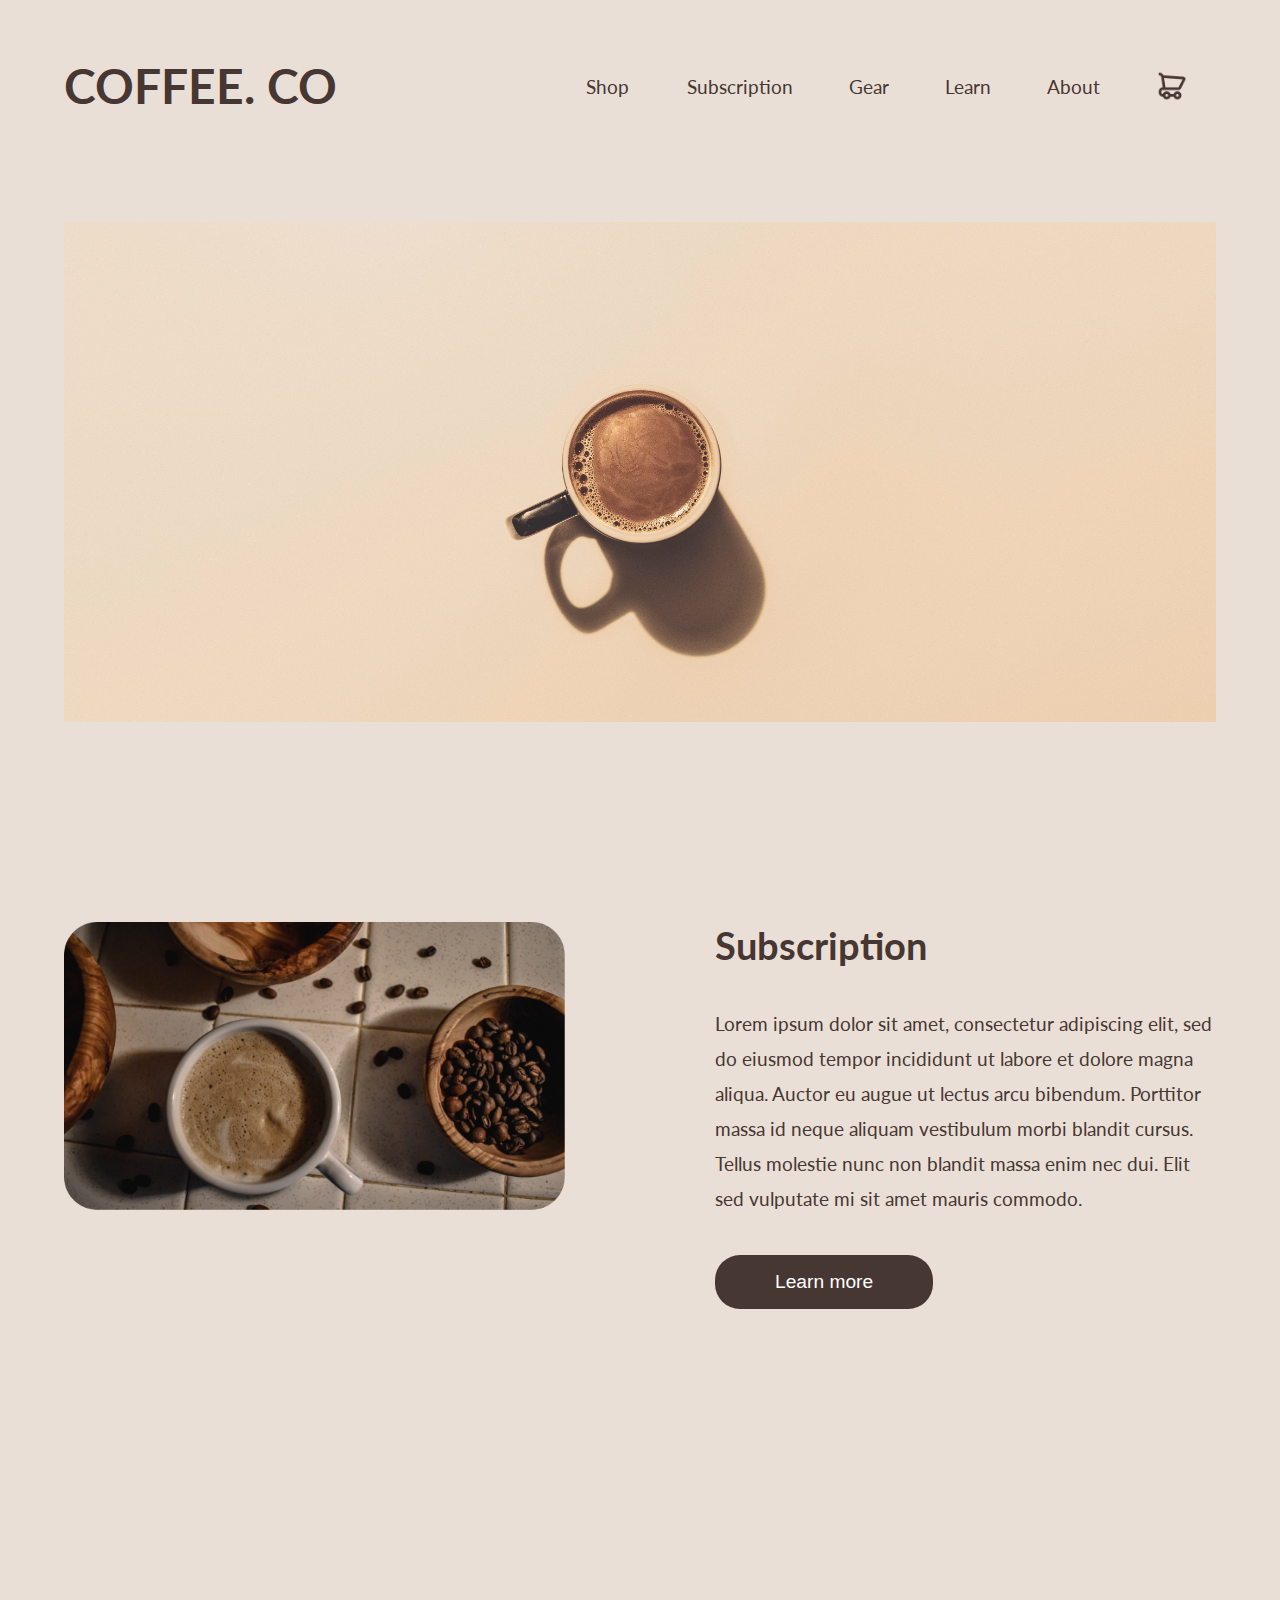
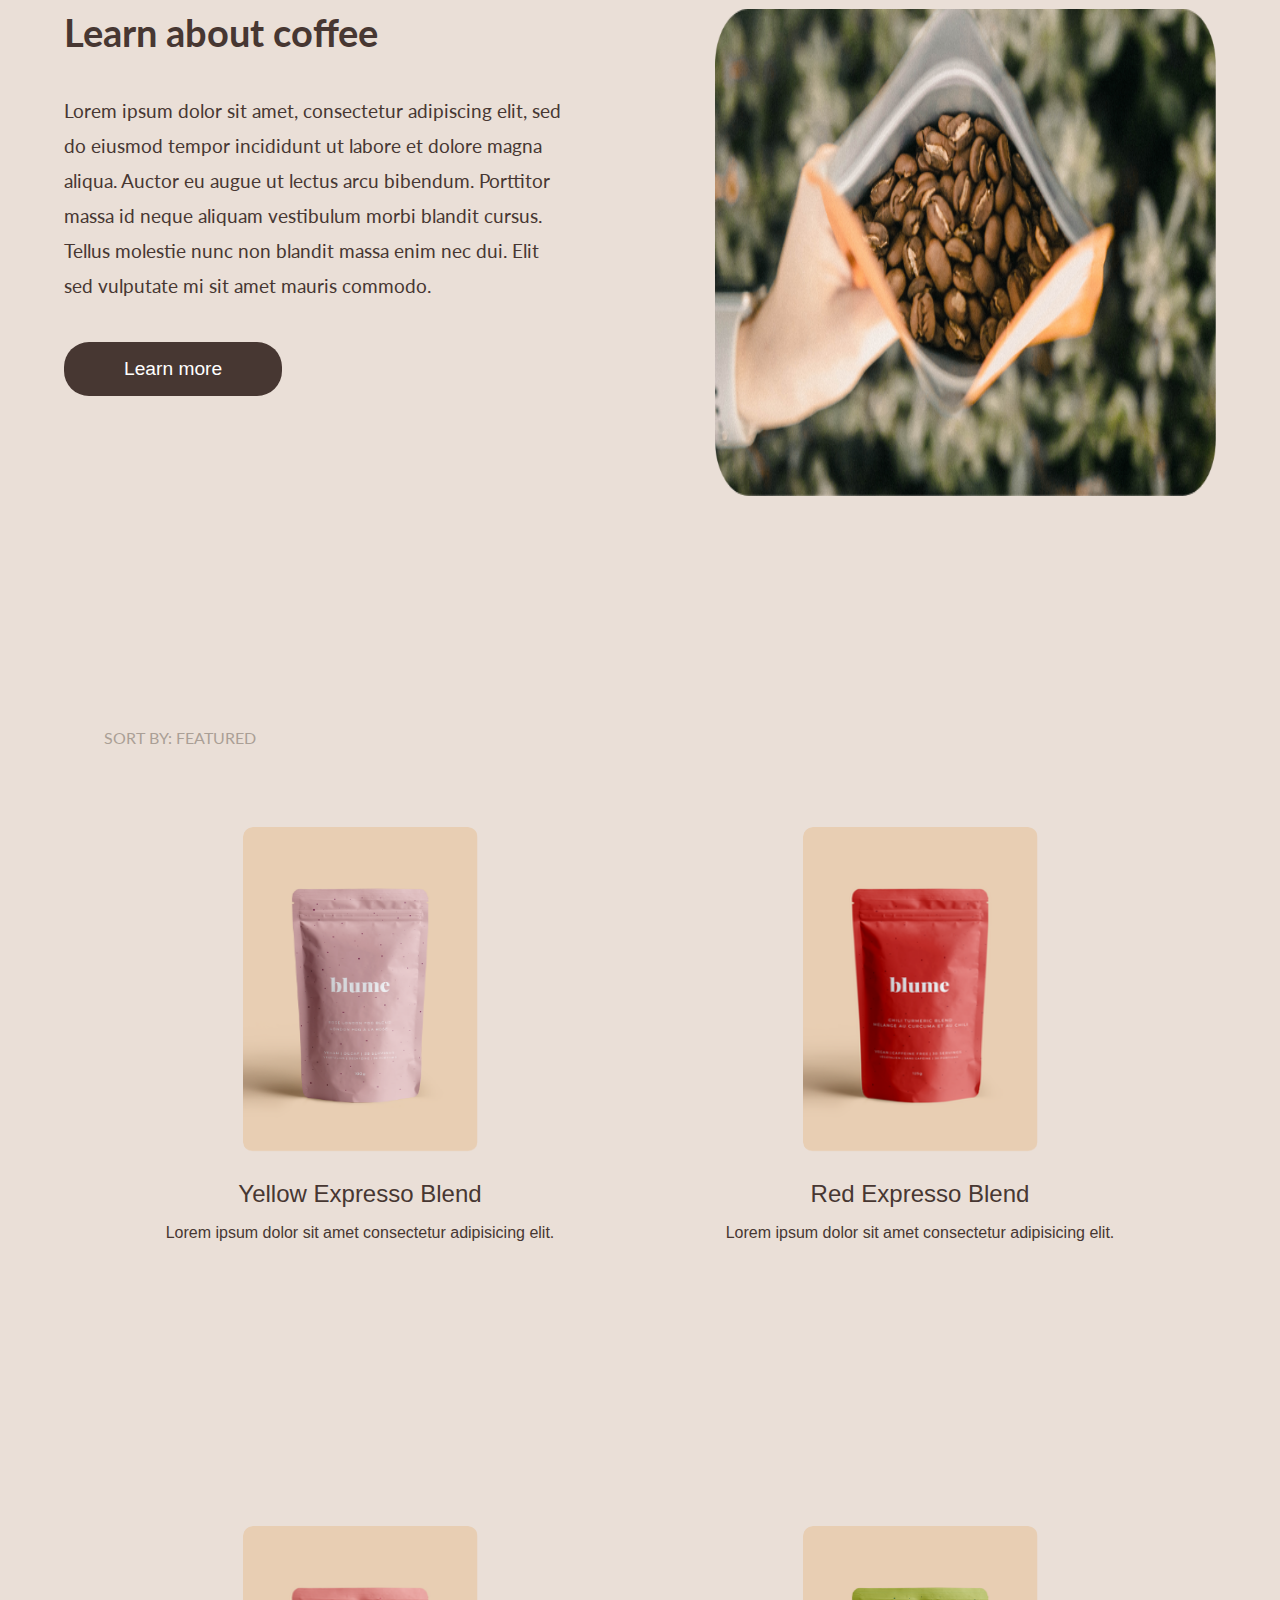
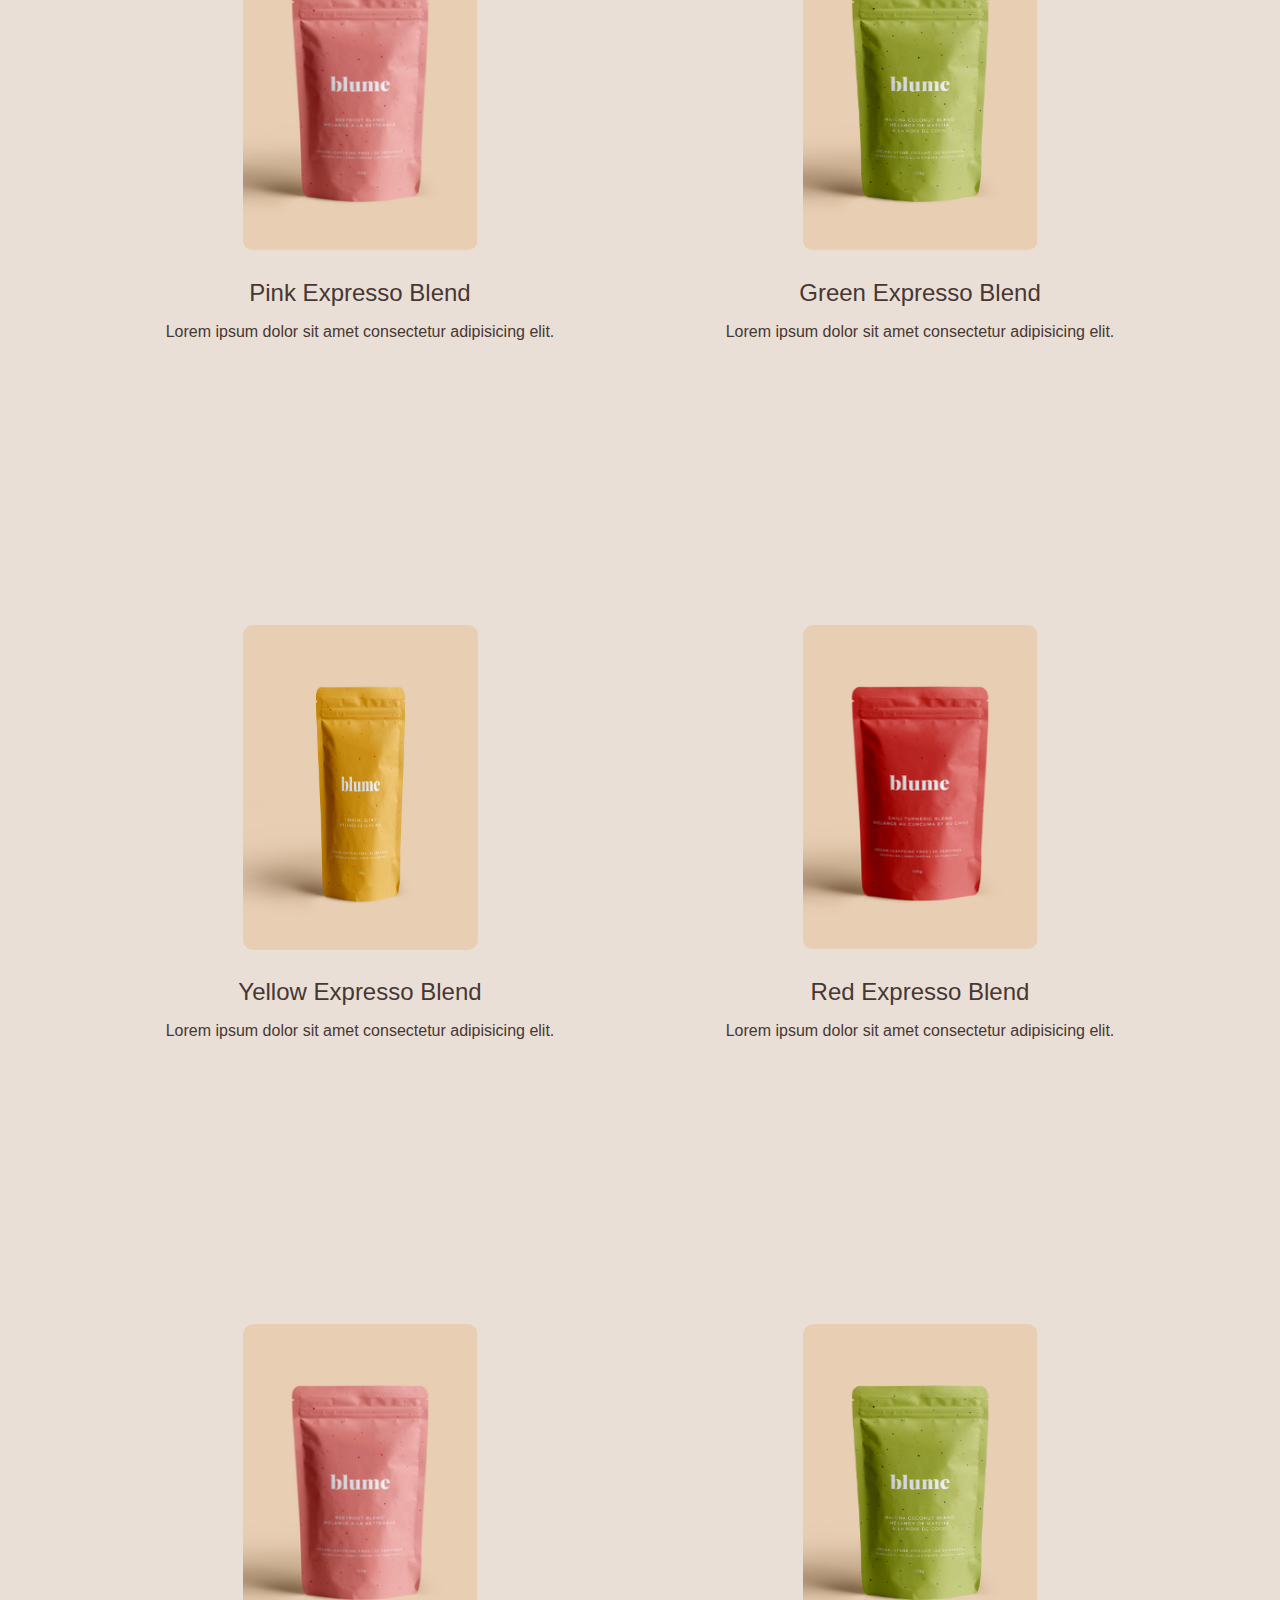
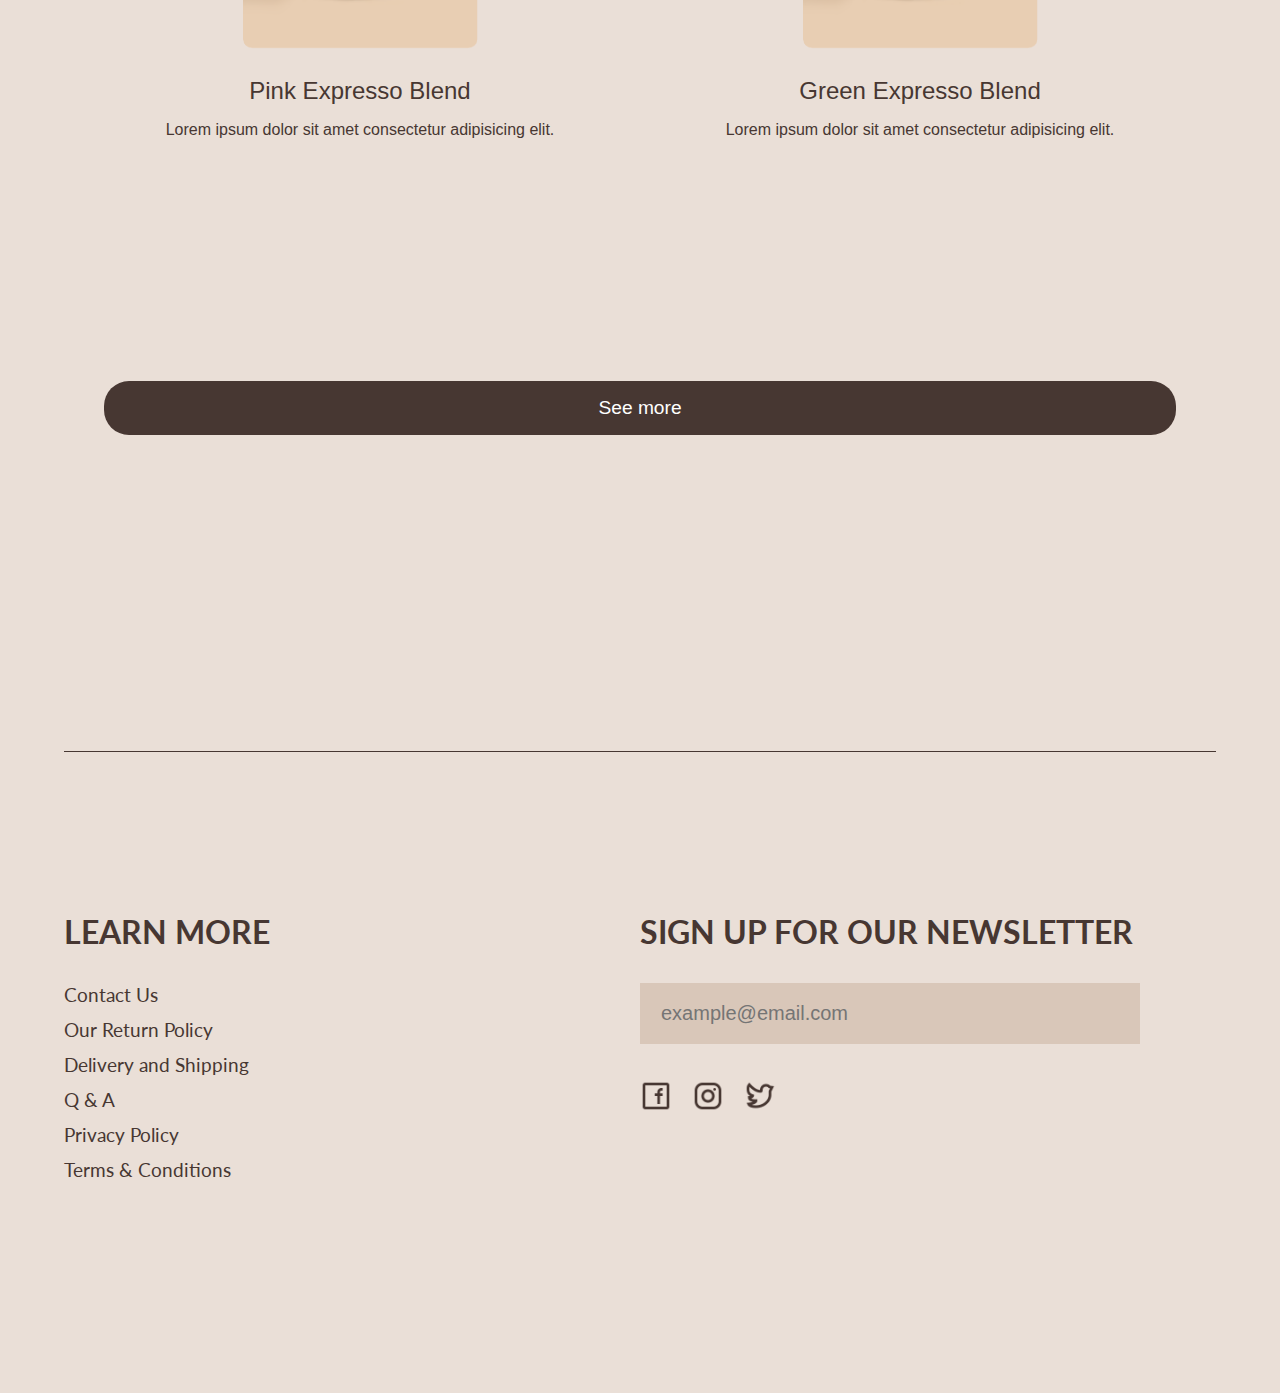
<file: index.html>
<!doctype html>
<html>
<head>
    <link rel="stylesheet" type="text/css" href="./css/product.css">
    <link rel="stylesheet" href="./css/shop.css">
    <link rel="stylesheet" href="./css/nav.css">

</head>

<body>

    <nav class="navbar">
        <a href="index.html">
            <h1>COFFEE. CO</h1>

            <div class="navbar-links">
                <div class="dropdown" onmouseover="hover()" onmouseout="hover()">
                    <a class="navbar-shop">Shop</a>

                    <div class="dropdown-shop">
                        <a class="dropdown-link">All</a>
                        <a class="dropdown-link" href="./shop.html">Expresso Blends</a>
                        <a class="dropdown-link">Filter Blends</a>
                        <a class="dropdown-link">Blends</a>
                        <a class="dropdown-link">Single Origins</a>
                    </div>
                </div>
                <a class="navbar-link">Subscription</a>
                <a class="navbar-link">Gear</a>
                <a class="navbar-link">Learn</a>
                <a class="navbar-link">About</a>
                <div class="dropdown">
                    <a class="navbar-cart">
                        <img src="./images/cart@3x.svg" alt="cart">
                    </a>

                    <div class="dropdown-content">
                        <h2>Your Cart</h2>
                        <div style="margin-bottom: 20px;">1 item</div>
                        <div id="divider"></div>
                        <div class="dropdown-details">
                            <img class="cart-image" src="./images/9-RoseLondonFogBlend_3e7ca875-89c2-40c5-b906-082453a15c03_1728x.svg" alt="cart-image">
                            <div class="dropdown-details-desc">
                                <div class="dropdown-item-name">Purple Label Expresso Blend</div>
                                <div class="cart-interaction">
                                    <div>300g</div>
                                    <div class="cart-button-area">
                                        <a id="minus" class="ind">-</a>
                                        <div class="number" class="ind">0</div>
                                        <a id="plus" class="ind">+</a>
                                    </div>
                                </div>
                                <div>$18.00 CAD</div>
                            </div>
                            <img src="./images/trash@3x.svg" alt="trash" class="delete">
                        </div>
                        <div id="divider" style="margin-bottom: 48px;"></div>
                        <div class="subtotal">
                            <div class="subtotal-title">SUBTOTAL</div>
                            <div class="subtotal-number">$0.00 CAD</div>
                        </div>
                        <button class="cart-button">Continue to checkout</button>
                    </div>

                </div>
            </div>
        </a>
    </nav>

    <div class="hero-image"></div>

    <div class="details">
        <div class="details-block">
            <img class="details-img1" src="./images/joanna-wolf-pack-arts-ViH8TCQY12c-unsplash.png" alt="beans">
            <div class="details-content">
                <h2 class="details-title">Subscription</h2>
                <div class="details-desc">Lorem ipsum dolor sit amet, consectetur adipiscing elit, sed do eiusmod tempor incididunt ut labore et dolore magna aliqua. Auctor eu augue ut lectus arcu bibendum. Porttitor massa id neque aliquam vestibulum morbi blandit cursus. Tellus molestie nunc non blandit massa enim nec dui. Elit sed vulputate mi sit amet mauris commodo.
                </div>
                <button class="details-button">Learn more</button>
            </div>
        </div>

        <div class="details-block-2">
            <div class="details-content">
                <h2 class="details-title">Learn about coffee</h2>
                <div class="details-desc">Lorem ipsum dolor sit amet, consectetur adipiscing elit, sed do eiusmod tempor incididunt ut labore et dolore magna aliqua. Auctor eu augue ut lectus arcu bibendum. Porttitor massa id neque aliquam vestibulum morbi blandit cursus. Tellus molestie nunc non blandit massa enim nec dui. Elit sed vulputate mi sit amet mauris commodo.
                </div>
                <button class="details-button">Learn more</button>
            </div>
            <img class="details-img2" src="./images/william-moreland-O6l12PKoQsc-unsplash.png" alt="beans">
        </div>




        <section class="container">
        <p class="sortby">SORT BY: FEATURED</p>

        <!-- Products container -->
        <div class="products-section">

            <!-- First row -->
            <!-- Products design to make it clickable so it can be opened in a new tab -->
            <div class="product">
                <!-- Products detail link with their id -->
                <a href="#"><img src="./images/product_5.png" alt="">
                    <p class="product__title">Yellow Expresso Blend</p>
                    <p class="product__description">Lorem ipsum dolor sit amet consectetur adipisicing elit.</p>
                </a>

            </div>

            <div class="product">
                <a href="#">
                    <img src="./images/product_2.png" alt="Image not available">
                    <p class="product__title">Red Expresso Blend</p>
                    <p class="product__description">Lorem ipsum dolor sit amet consectetur adipisicing elit.</p>
                </a>
            </div>

            <div class="product">
                <a href="#">
                    <img src="./images/product_3.png" alt="">
                    <p class="product__title">Pink Expresso Blend</p>
                    <p class="product__description">Lorem ipsum dolor sit amet consectetur adipisicing elit.</p>
                </a>
            </div>

            <div class="product">
                <a href="#">
                    <img src="./images/product_4.png" alt="">
                    <p class="product__title">Green Expresso Blend</p>
                    <p class="product__description">Lorem ipsum dolor sit amet consectetur adipisicing elit.</p>
                </a>
            </div>

            <!-- Second row -->
            <div class="product">
                <a href="#"><img src="./images/product_1.png" alt="">
                    <p class="product__title">Yellow Expresso Blend</p>
                    <p class="product__description">Lorem ipsum dolor sit amet consectetur adipisicing elit.</p>
                </a>

            </div>

            <div class="product">
                <a href="#">
                    <img src="./images/product_2.png" alt="">
                    <p class="product__title">Red Expresso Blend</p>
                    <p class="product__description">Lorem ipsum dolor sit amet consectetur adipisicing elit.</p>
                </a>
            </div>

            <div class="product">
                <a href="#">
                    <img src="./images/product_3.png" alt="">
                    <p class="product__title">Pink Expresso Blend</p>
                    <p class="product__description">Lorem ipsum dolor sit amet consectetur adipisicing elit.</p>
                </a>
            </div>

            <div class="product">
                <a href="#">
                    <img src="./images/product_4.png" alt="">
                    <p class="product__title">Green Expresso Blend</p>
                    <p class="product__description">Lorem ipsum dolor sit amet consectetur adipisicing elit.</p>
                </a>
            </div>

        </div>

            <button class="details-button">See more</button>
    </div>

    <div id="divider"></div>

    <div class="footer">
        <div class="footer-links">
            <h2 class="footer-titles">LEARN MORE</h2>
            <a class="footer-link">Contact Us</a>
            <a class="footer-link">Our Return Policy</a>
            <a class="footer-link">Delivery and Shipping</a>
            <a class="footer-link">Q & A</a>
            <a class="footer-link">Privacy Policy</a>
            <a class="footer-link">Terms & Conditions</a>
        </div>

        <div>
            <h2 class="footer-titles">SIGN UP FOR OUR NEWSLETTER</h2>
            <div class="footer-inputbox">
                <input type="email" class="footer-email-input" placeholder="example@email.com">
                <img src="./images/mail@3x.svg" class="footer-mail">
            </div>
            <div class="icons">
                <img src="./images/facebook@3x.svg" alt="facebook">
                <img src="./images/instagram@3x.svg"alt="instagram">
                <img src="./images/twitter@3x.svg"alt="twitter">
            </div>
        </div>
    </div>

    <script src="./js/index.js"></script>
</body>
</file>
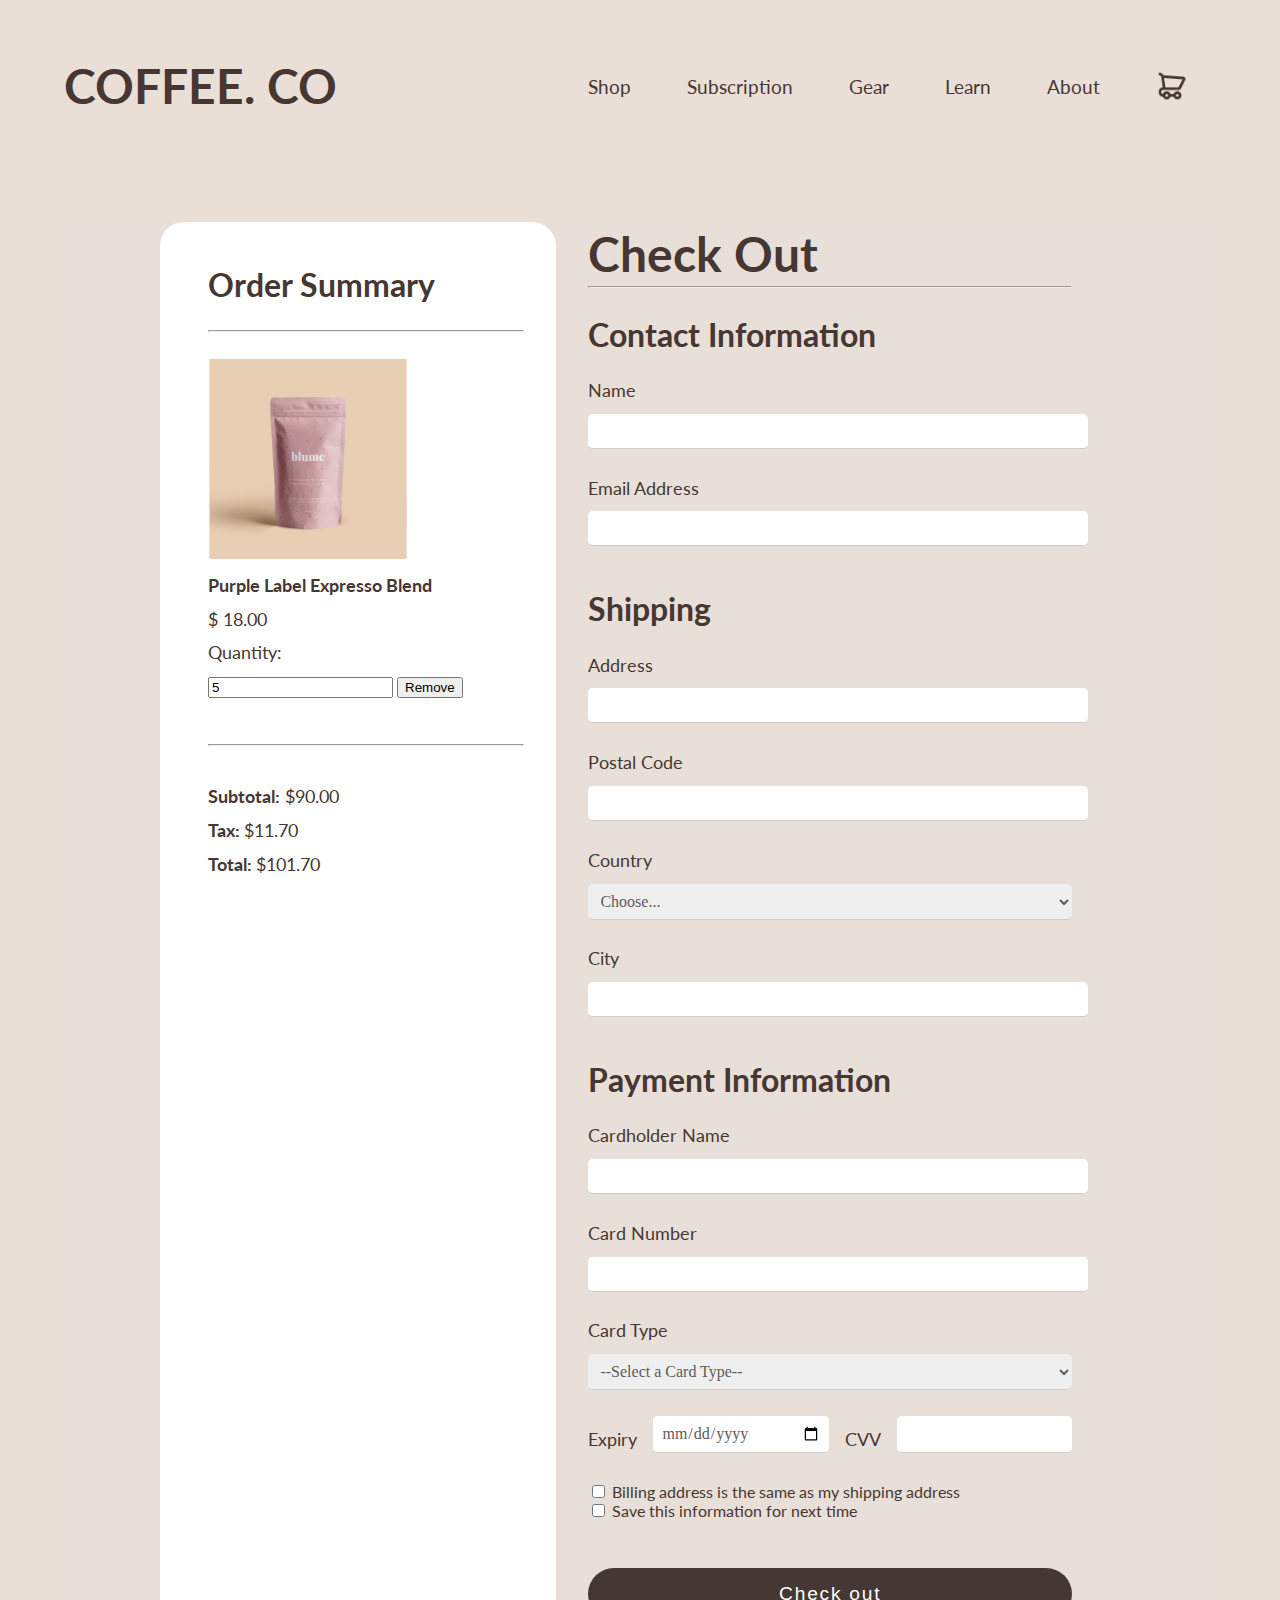
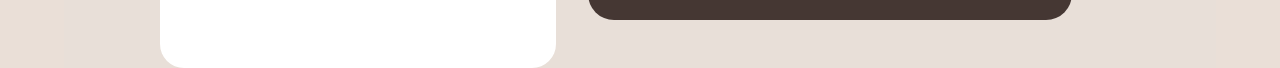
<file: checkout.html>
<!doctype html>

<html>

<head>
  <title>Checkout Page</title>
  <link rel="stylesheet" type="text/css" href="./css/coffeestyle.css">
  <link rel="stylesheet" href="./css/product.css">
  <link rel="stylesheet" href="./css/nav.css">
  <meta charset="utf-8" />
  <meta http-equiv="Content-type" content="text/html; charset=utf-8" />
  <meta name="viewport" content="width=device-width, initial-scale=1" />
  <meta name="keywords" content="HTML">
</head>


<body>

  <nav class="navbar">
    <a href="index.html">
        <h1>COFFEE. CO</h1>

        <div class="navbar-links">
            <a class="navbar-link" href="shop.html">Shop</a>
            <a class="navbar-link">Subscription</a>
            <a class="navbar-link">Gear</a>
            <a class="navbar-link">Learn</a>
            <a class="navbar-link">About</a>
            <div class="dropdown">
                <a class="navbar-cart">
                    <img src="./images/cart@3x.svg" alt="cart">
                </a>

                <div class="dropdown-content">
                    <h2>Your Cart</h2>
                    <div style="margin-bottom: 20px;">1 item</div>
                    <div id="divider"></div>
                    <div class="dropdown-details">
                        <img class="cart-image" src="./images/9-RoseLondonFogBlend_3e7ca875-89c2-40c5-b906-082453a15c03_1728x.svg" alt="cart-image">
                        <div class="dropdown-details-desc">
                            <div class="dropdown-item-name">Purple Label Expresso Blend</div>
                            <div class="cart-interaction">
                                <div>300g</div>
                                <div class="cart-button-area">
                                    <a id="minus" class="ind">-</a>
                                    <div class="number" class="ind">0</div>
                                    <a id="plus" class="ind">+</a>
                                </div>
                            </div>
                            <div>$18.00 CAD</div>
                        </div>
                        <img src="./images/trash@3x.svg" alt="trash" class="delete">
                    </div>
                    <div id="divider" style="margin-bottom: 48px;"></div>
                    <div class="subtotal">
                        <div class="subtotal-title">SUBTOTAL</div>
                        <div class="subtotal-number">$0.00 CAD</div>
                    </div>
                    <button class="cart-button">Continue to checkout</button>
                </div>

            </div>
        </div>
    </a>
</nav>
<!---leftside order summary --->

    <div class="mainscreen">
      <div class="card">
        <div class="leftside">
            <h2>Order Summary</h2>
            <hr>
            <br>
            <img src="./images/9-RoseLondonFogBlend_3e7ca875-89c2-40c5-b906-082453a15c03_1728x.svg" width="200" height="200">
           <p><b>Purple Label Expresso Blend</b></p>

<!---these are the ID tags for the function --->

            <p> $ <span id="productPrice">18.00</span></p>
            <p>Quantity:</p>
            <input id="productQuantity" type="number"
       value="5" min="1">
        <button class="removeproduct" id="remove">
        Remove
      </button>

      <br>
      <br>
      <br>
      <hr>
      <br> 
        <p><b>Subtotal:</b> $<span id="subtotal">90.00</span></p>
        <p><b>Tax: </b> $<span id="tax">11.70</span></p>
        <p><b>Total: </b> $<span id="total">101.70</span></p>

        </div>


<!---rightside checkout form --->

        <div class="rightside">
          <form action="">
            <h1>Check Out</h1>
            <hr>
            <h2>Contact Information</h2>
            <p>Name</p>
            <input type="text" class="inputbox" id="name" required />
            <p>Email Address</p>
            <input type="text" class="inputbox" id="email" required />


            <h2>Shipping</h2>
            <p>Address</p>
            <input type="text" class="inputbox" id="address" required />
            <p>Postal Code</p>
            <input type="text" class="inputbox" id="postalcode" required />

             <p>Country</p>
              <select class="inputbox" name="country" id="country" required>
              <option value="">Choose...</option>
              <option value="Canada">Canada</option>
            </select>

             <p>City</p>
            <input type="text" class="inputbox" id="city" required />
            <div>

            </div>
            <h2>Payment Information</h2>
            <p>Cardholder Name</p>
            <input type="text" class="inputbox" id="cardname" required />
            <p>Card Number</p>
            <input type="number" class="inputbox" id="cardnumber" id="card_number" required />

            <p>Card Type</p>
            <select class="inputbox" name="card_type" id="cardtype" required>
              <option value="">--Select a Card Type--</option>
              <option value="Visa">Visa</option>
              <option value="American">American Express</option>
              <option value="MasterCard">MasterCard</option>
            </select>

<div class="expcvv">

            <p class="expcvv_text">Expiry</p>
            <input type="date" class="inputbox" id="expdate" id="exp_date" required />

            <p class="expcvv_text2">CVV</p>
            <input type="password" type="num" class="inputbox" name="cvv" id="cvv" required />
        </div>
            <p></p>

              <div class="custom-control custom-checkbox">
                <input type="checkbox" class="custom-control-input" id="same-address">
                <label class="custom-control-label" for="same-address">Billing address is the same as my shipping address</label>
              </div>
              <div class="custom-control custom-checkbox">
                <input type="checkbox" class="custom-control-input" id="save-info">
                <label class="custom-control-label" for="save-info">Save this information for next time</label>
              </div>

              <br>
              <br>

            <button type="submit" class="button" id="checkout">Check out</button>
          </form>
        </div>
      </div>
    </div>

<script>

var subtotal=document.querySelector("#subtotal");
var productPrice=document.querySelector("#productPrice");
var tax=document.querySelector("#tax");
var total=document.querySelector("#total");
var productQuantity=document.querySelector("#productQuantity");

productQuantity.addEventListener("change", calc);

var taxRate = 0.13;


var checkout=document.querySelector("#checkout");
checkout.addEventListener("click", validateForm);

var remove=document.querySelector("#remove");
remove.addEventListener("click", removeproduct);

function validateForm(){
    var inputs = document.getElementsByTagName('input');
    for (var i = 0; i < inputs.length; i++) {
        // only validate the inputs that have the required attribute
        if(inputs[i].hasAttribute("required")){
            if(inputs[i].value == ""){
                // found an empty field that is required
                alert("Please fill all required fields");
                return false;
            }
        }
    }
    alert("Purchase complete");
    return true;
}


// remove product//

function removeproduct(){
  alert("Your cart is empty");
}

function calc() {
  subtotal.textContent= (parseFloat(productPrice.textContent) * this.value).toFixed(2);
  tax.textContent= (taxRate * parseFloat(subtotal.textContent)).toFixed(2);
  total.textContent= (parseFloat(subtotal.textContent) + parseFloat(tax.textContent)).toFixed(2);
}

  
</script>


</body>

</html>
</file>
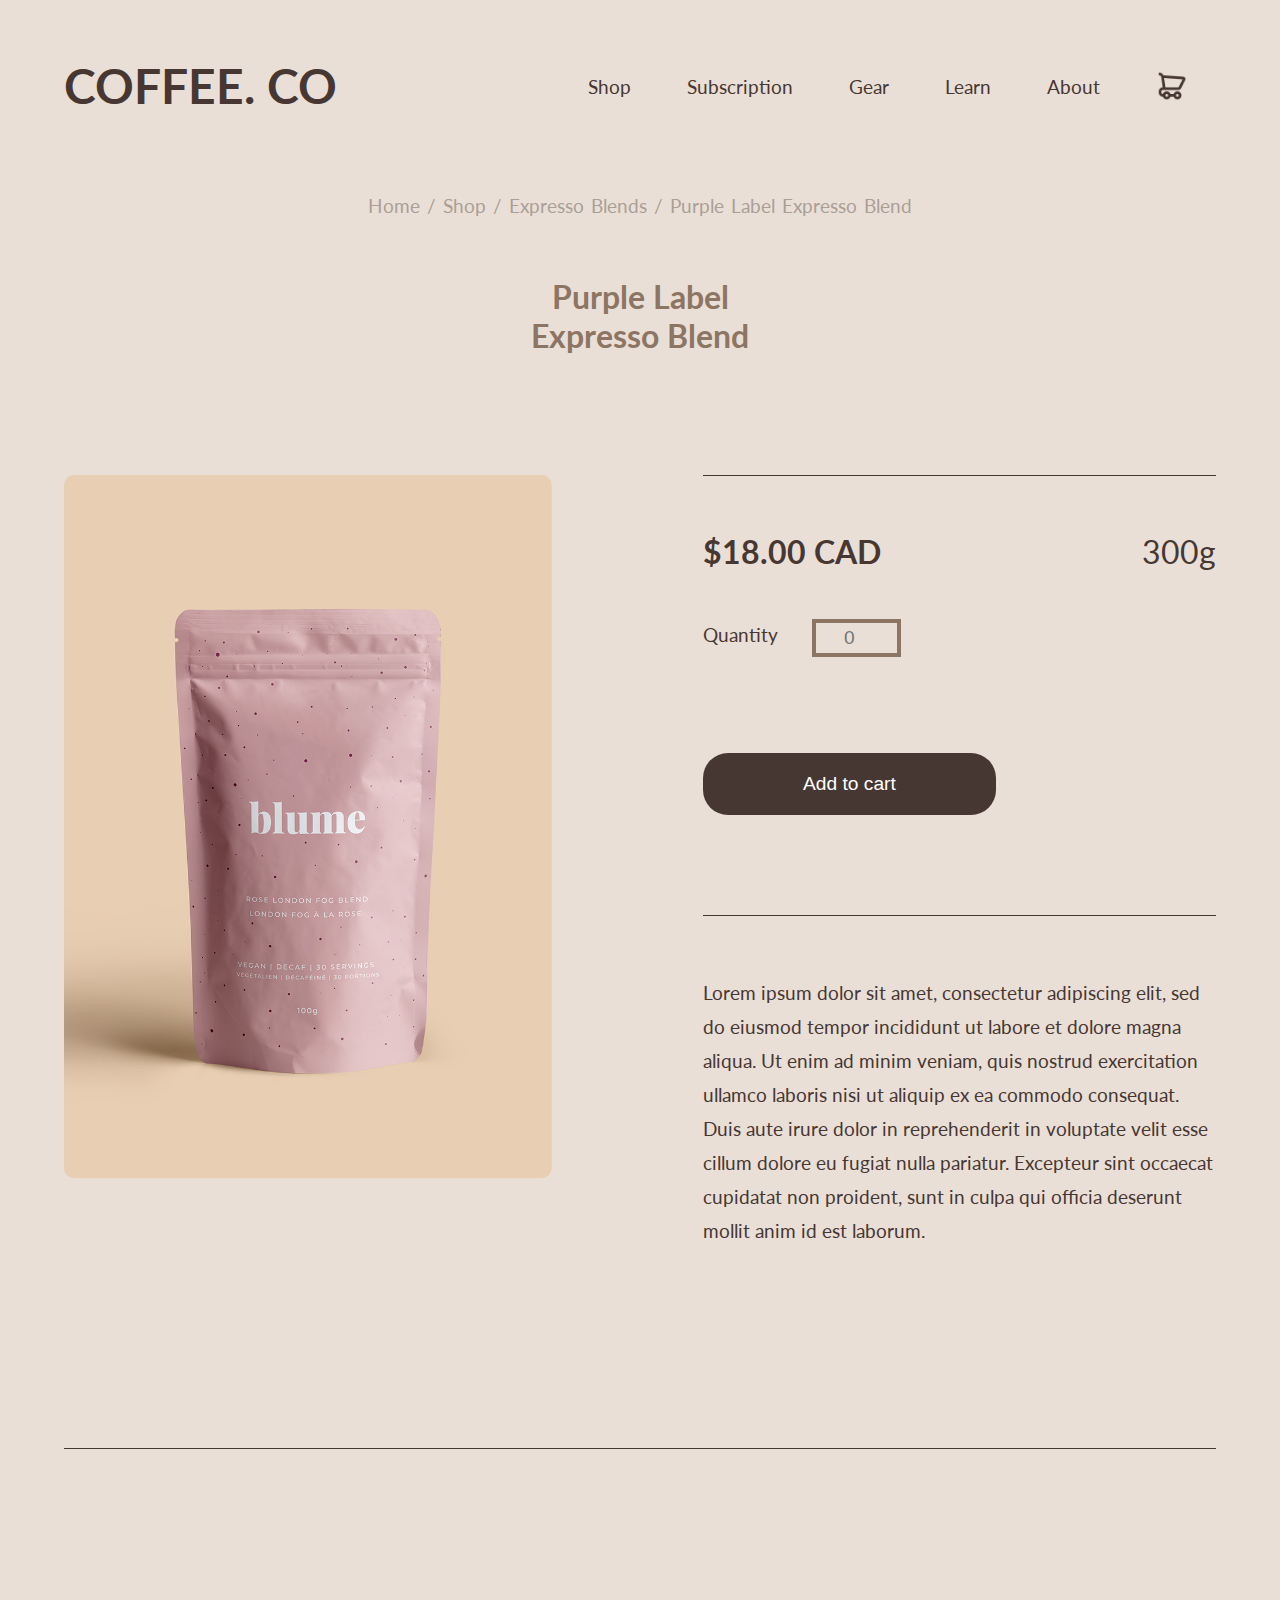
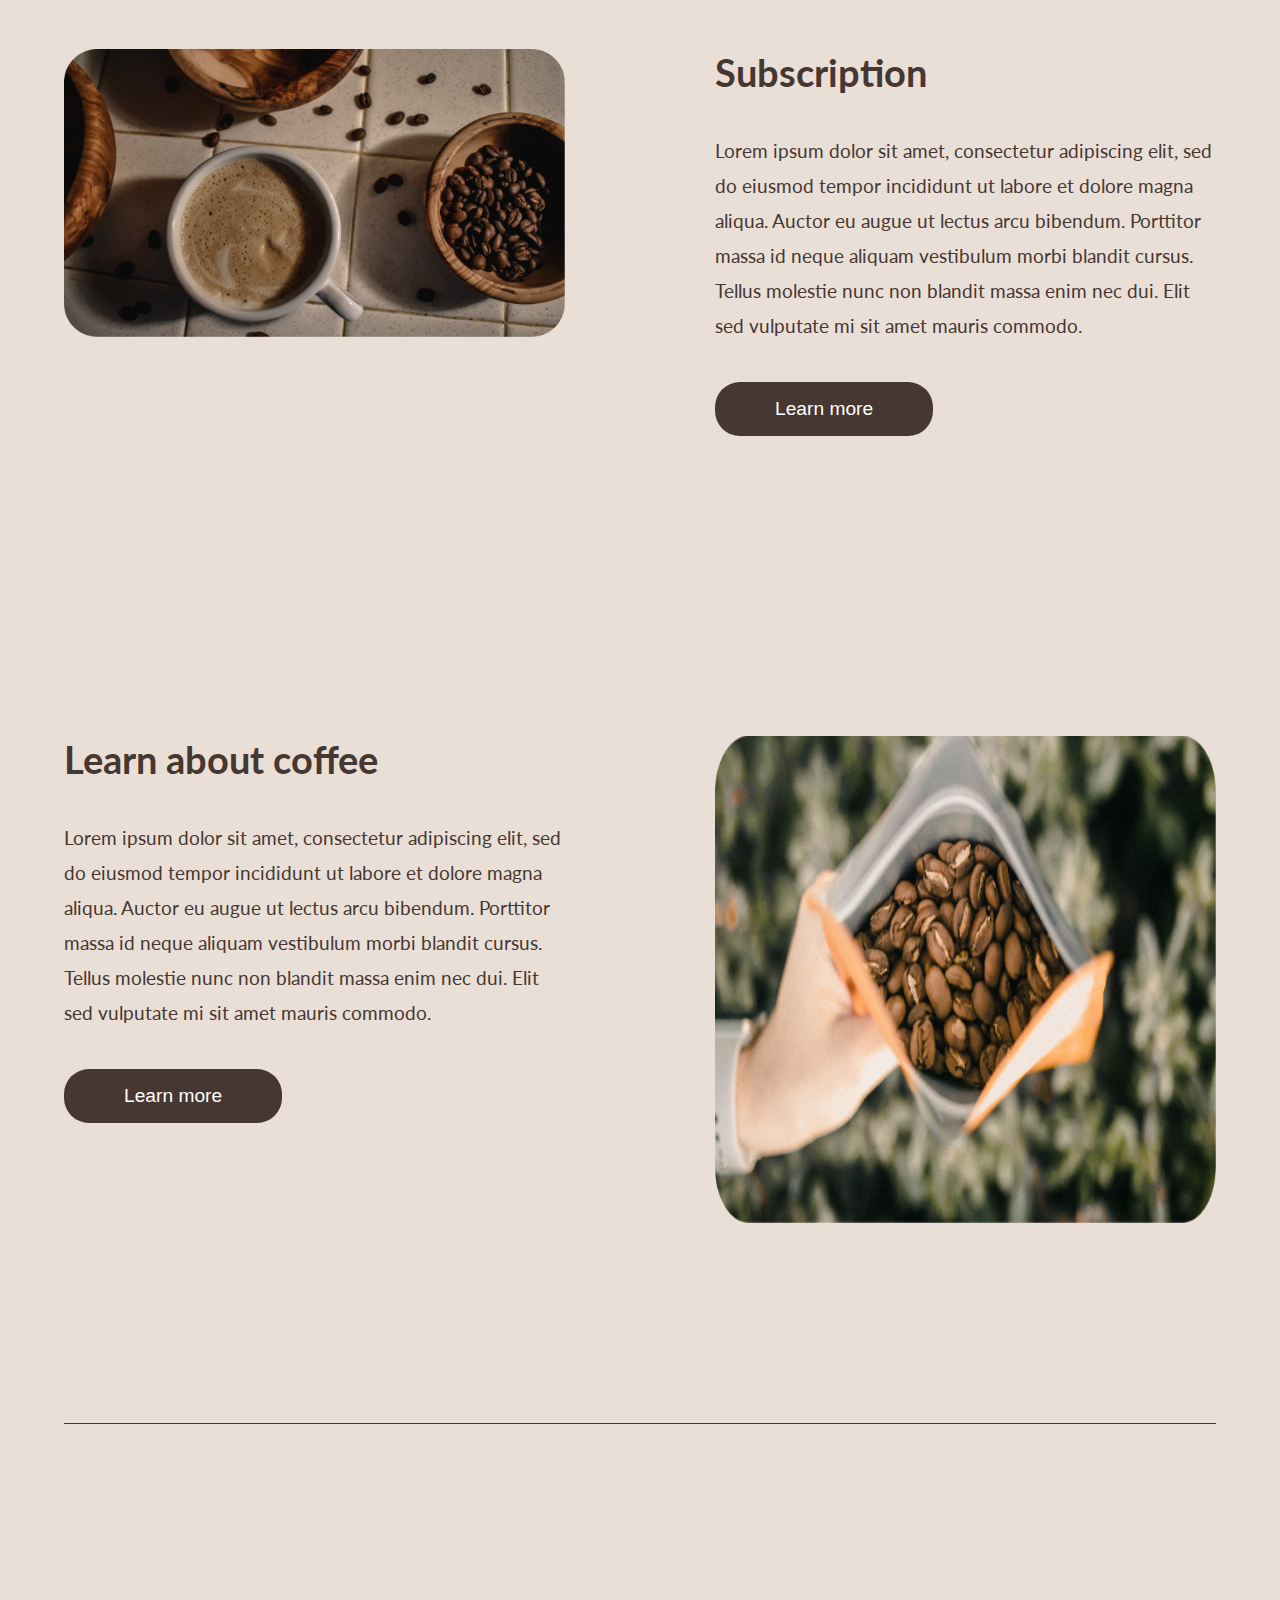
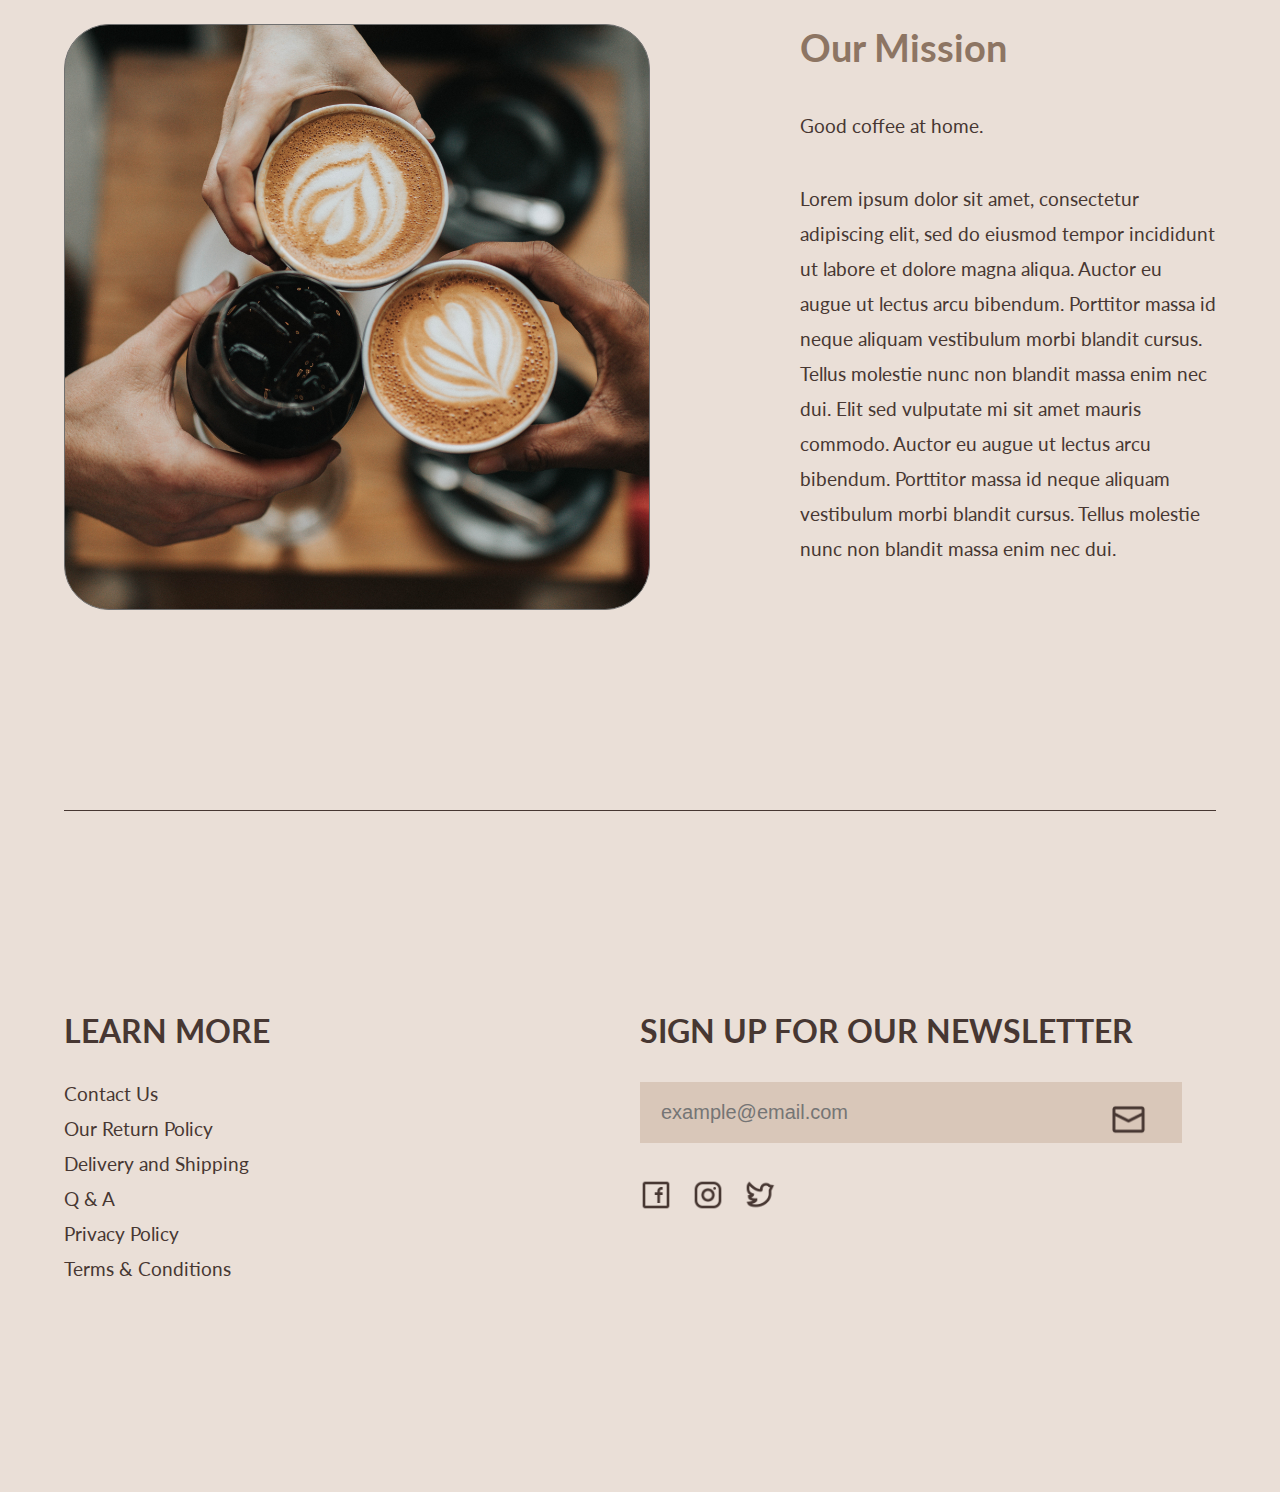
<file: product.html>
<!DOCTYPE html>
<html lang="en">
    <head>
        <meta charset="UTF-8">
        <meta http-equiv="X-UA-Compatible" content="IE=edge">
        <meta name="viewport" content="width=device-width, initial-scale=1.0">
        <link rel="stylesheet" href="./css/product.css" />
    </head>
    <body>
        <nav class="navbar">
            <a href="index.html">
                <h1>COFFEE. CO</h1>

                <div class="navbar-links">
                    <a class="navbar-link" href="shop.html">Shop</a>
                    <a class="navbar-link">Subscription</a>
                    <a class="navbar-link">Gear</a>
                    <a class="navbar-link">Learn</a>
                    <a class="navbar-link">About</a>
                    <div class="dropdown">
                        <a class="navbar-cart">
                            <img src="./images/cart@3x.svg" alt="cart">
                        </a>

                        <div class="dropdown-content">
                            <h2>Your Cart</h2>
                            <div style="margin-bottom: 20px;">1 item</div>
                            <div id="divider"></div>
                            <div class="dropdown-details">
                                <img class="cart-image" src="./images/9-RoseLondonFogBlend_3e7ca875-89c2-40c5-b906-082453a15c03_1728x.svg" alt="cart-image">
                                <div class="dropdown-details-desc">
                                    <div class="dropdown-item-name">Purple Label Expresso Blend</div>
                                    <div class="cart-interaction">
                                        <div>300g</div>
                                        <div class="cart-button-area">
                                            <a id="minus" class="ind">-</a>
                                            <div class="number" class="ind">0</div>
                                            <a id="plus" class="ind">+</a>
                                        </div>
                                    </div>
                                    <div>$18.00 CAD</div>
                                </div>
                                <img src="./images/trash@3x.svg" alt="trash" class="delete">
                            </div>
                            <div id="divider" style="margin-bottom: 48px;"></div>
                            <div class="subtotal">
                                <div class="subtotal-title">SUBTOTAL</div>
                                <div class="subtotal-number">$0.00 CAD</div>
                            </div>
                            <button class="cart-button" onclick="window.location.href='./checkout.html'">Continue to checkout</button>
                        </div>

                    </div>
                </div>
            </a>
        </nav>

        <div>
            <h3 class="path">Home / Shop / Expresso Blends / Purple Label Expresso Blend</h3>
        </div>

        <div class="product">
            <h2 class="product-title">Purple Label<br>Expresso Blend</h1>
            <div class="product-details">
                <img src="./images/product-photo.png" alt="product image" class="product-image">
                <div class="product-desc">
                    <div id="divider"></div>
                    <div class="product-info">
                        <div class="product-price">$18.00 CAD</div>
                        <div class="product-weight">300g</div>
                    </div>
                    <div class="product-quantity">
                        <div class="product-quantity__title">Quantity</div>
                        <input type="number" class="product-quantity__input" max="100" placeholder="0" min="0">
                    </div>
                    <button class="product-button" onclick="addToCart()">Add to cart</button>
                    <div id="divider"></div>
                    <div class="product-description">Lorem ipsum dolor sit amet, consectetur adipiscing elit, sed do eiusmod tempor incididunt ut labore et dolore magna aliqua. Ut enim ad minim veniam, quis nostrud exercitation ullamco laboris nisi ut aliquip ex ea commodo consequat. Duis aute irure dolor in reprehenderit in voluptate velit esse cillum dolore eu fugiat nulla pariatur. Excepteur sint occaecat cupidatat non proident, sunt in culpa qui officia deserunt mollit anim id est laborum.
                    </div>
                </div>
            </div>
        </div>

        <div id="divider"></div>
        
        <div class="details">
            <div class="details-block">
                <img class="details-img1" src="./images/joanna-wolf-pack-arts-ViH8TCQY12c-unsplash.png" alt="beans">
                <div class="details-content">
                    <h2 class="details-title">Subscription</h2>
                    <div class="details-desc">Lorem ipsum dolor sit amet, consectetur adipiscing elit, sed do eiusmod tempor incididunt ut labore et dolore magna aliqua. Auctor eu augue ut lectus arcu bibendum. Porttitor massa id neque aliquam vestibulum morbi blandit cursus. Tellus molestie nunc non blandit massa enim nec dui. Elit sed vulputate mi sit amet mauris commodo.
                    </div>
                    <button class="details-button">Learn more</button>
                </div>
            </div>
    
            <div class="details-block-2">
                <div class="details-content">
                    <h2 class="details-title">Learn about coffee</h2>
                    <div class="details-desc">Lorem ipsum dolor sit amet, consectetur adipiscing elit, sed do eiusmod tempor incididunt ut labore et dolore magna aliqua. Auctor eu augue ut lectus arcu bibendum. Porttitor massa id neque aliquam vestibulum morbi blandit cursus. Tellus molestie nunc non blandit massa enim nec dui. Elit sed vulputate mi sit amet mauris commodo.
                    </div>
                    <button class="details-button">Learn more</button>
                </div>
                <img class="details-img2" src="./images/william-moreland-O6l12PKoQsc-unsplash.png" alt="beans">
            </div>
    
            <div id="divider"></div>
        </div>
    
        <div class="mission">
            <div class="details-block">
                <img class="mission-img" src="./images/nathan-dumlao-6VhPY27jdps-unsplash.png" alt="beans">
                <div class="details-content">
                    <h2 class="mission-title">Our Mission</h2>
                    <div class="details-desc1">Good coffee at home.</div>
                    <div class="details-desc">Lorem ipsum dolor sit amet, consectetur adipiscing elit, sed do eiusmod tempor incididunt ut labore et dolore magna aliqua. Auctor eu augue ut lectus arcu bibendum. Porttitor massa id neque aliquam vestibulum morbi blandit cursus. Tellus molestie nunc non blandit massa enim nec dui. Elit sed vulputate mi sit amet mauris commodo.
                        Auctor eu augue ut lectus arcu bibendum. Porttitor massa id neque aliquam vestibulum morbi blandit cursus. Tellus molestie nunc non blandit massa enim nec dui.                     
                    </div>
                </div>
            </div>
            <div id="divider"></div>
        </div>
    
        <div class="footer">
            <div class="footer-links">
                <h2 class="footer-titles">LEARN MORE</h2>
                <a class="footer-link">Contact Us</a>
                <a class="footer-link">Our Return Policy</a>
                <a class="footer-link">Delivery and Shipping</a>
                <a class="footer-link">Q & A</a>
                <a class="footer-link">Privacy Policy</a>
                <a class="footer-link">Terms & Conditions</a>
            </div>
    
            <div>
                <h2 class="footer-titles">SIGN UP FOR OUR NEWSLETTER</h2>
                <div class="footer-inputbox">
                    <input type="email" class="footer-email-input" placeholder="example@email.com">
                    <img src="./images/mail@3x.svg" class="footer-mail">
                </div>
                <div class="icons">
                    <img src="./images/facebook@3x.svg" alt="facebook">
                    <img src="./images/instagram@3x.svg"alt="instagram">
                    <img src="./images/twitter@3x.svg"alt="twitter">
                </div>
            </div>
        </div>
        <script src="./js/product.js"></script>
    </body>
</html>
</file>
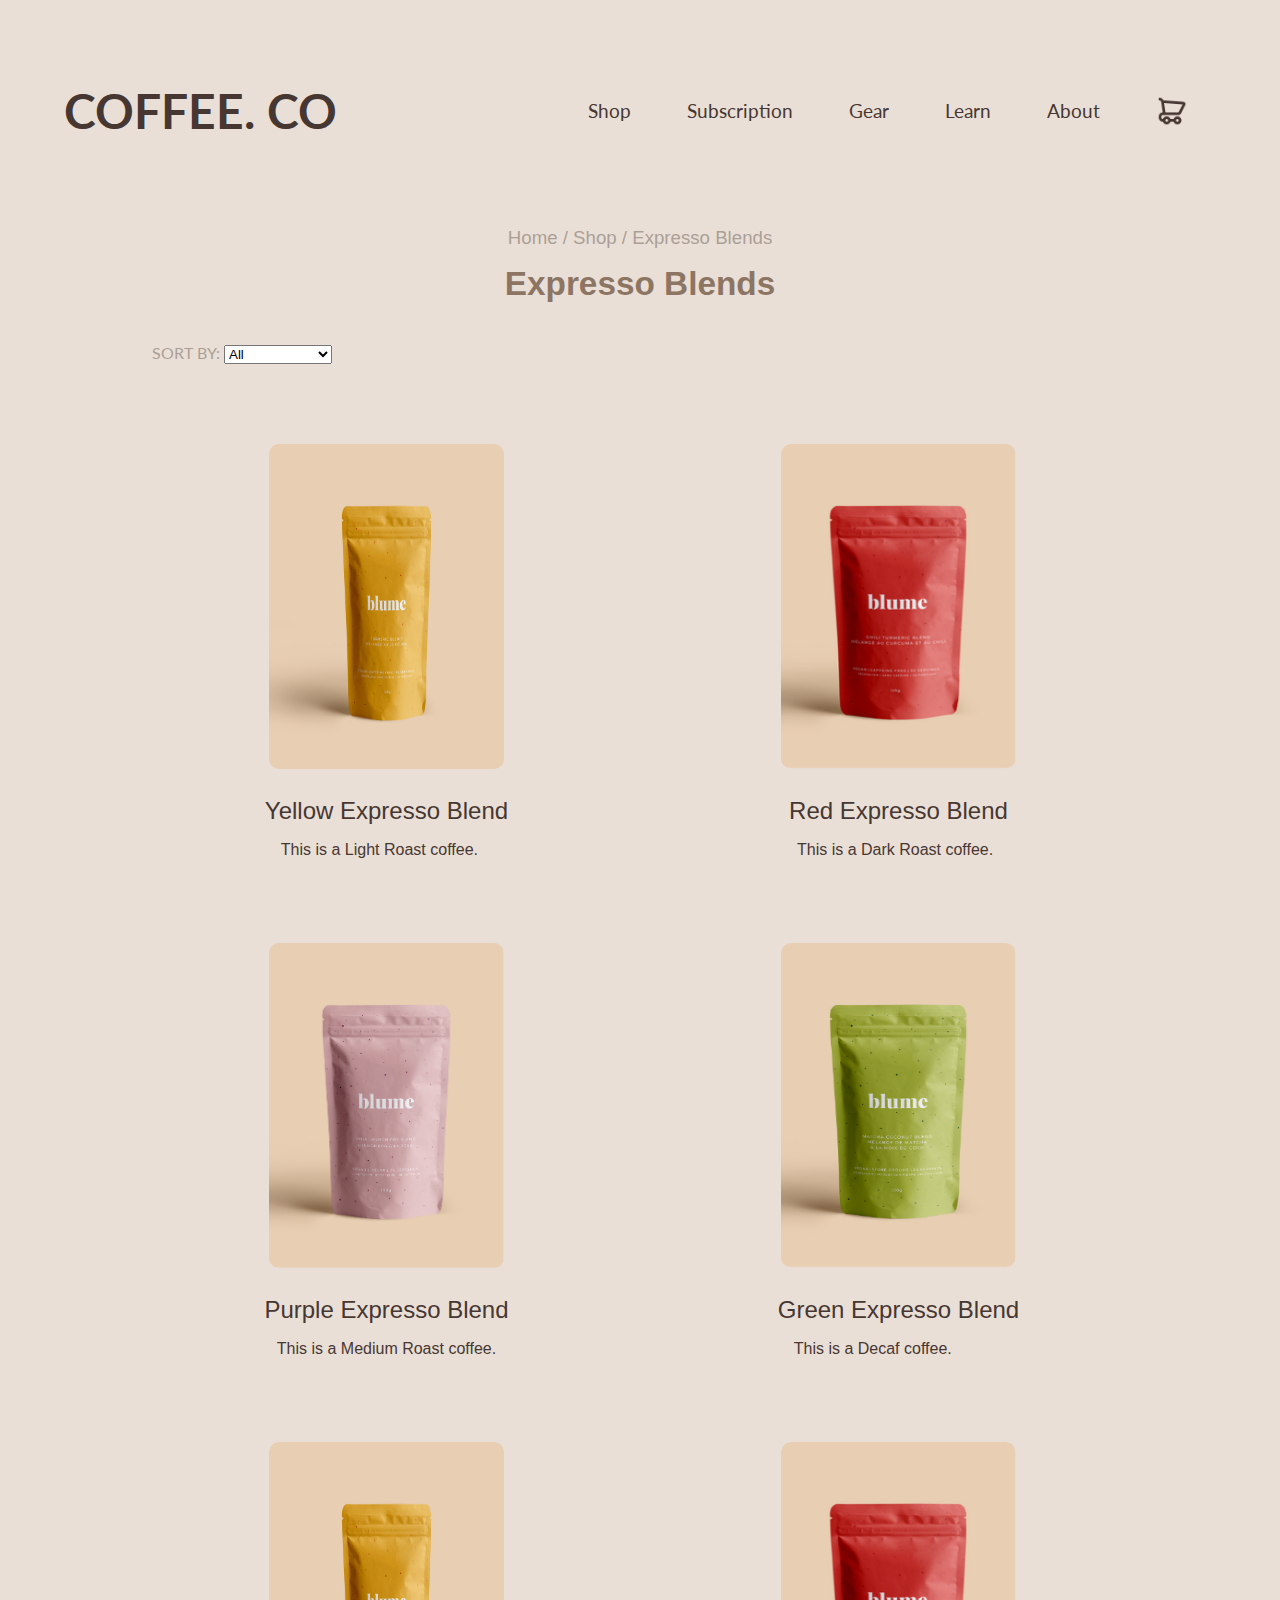
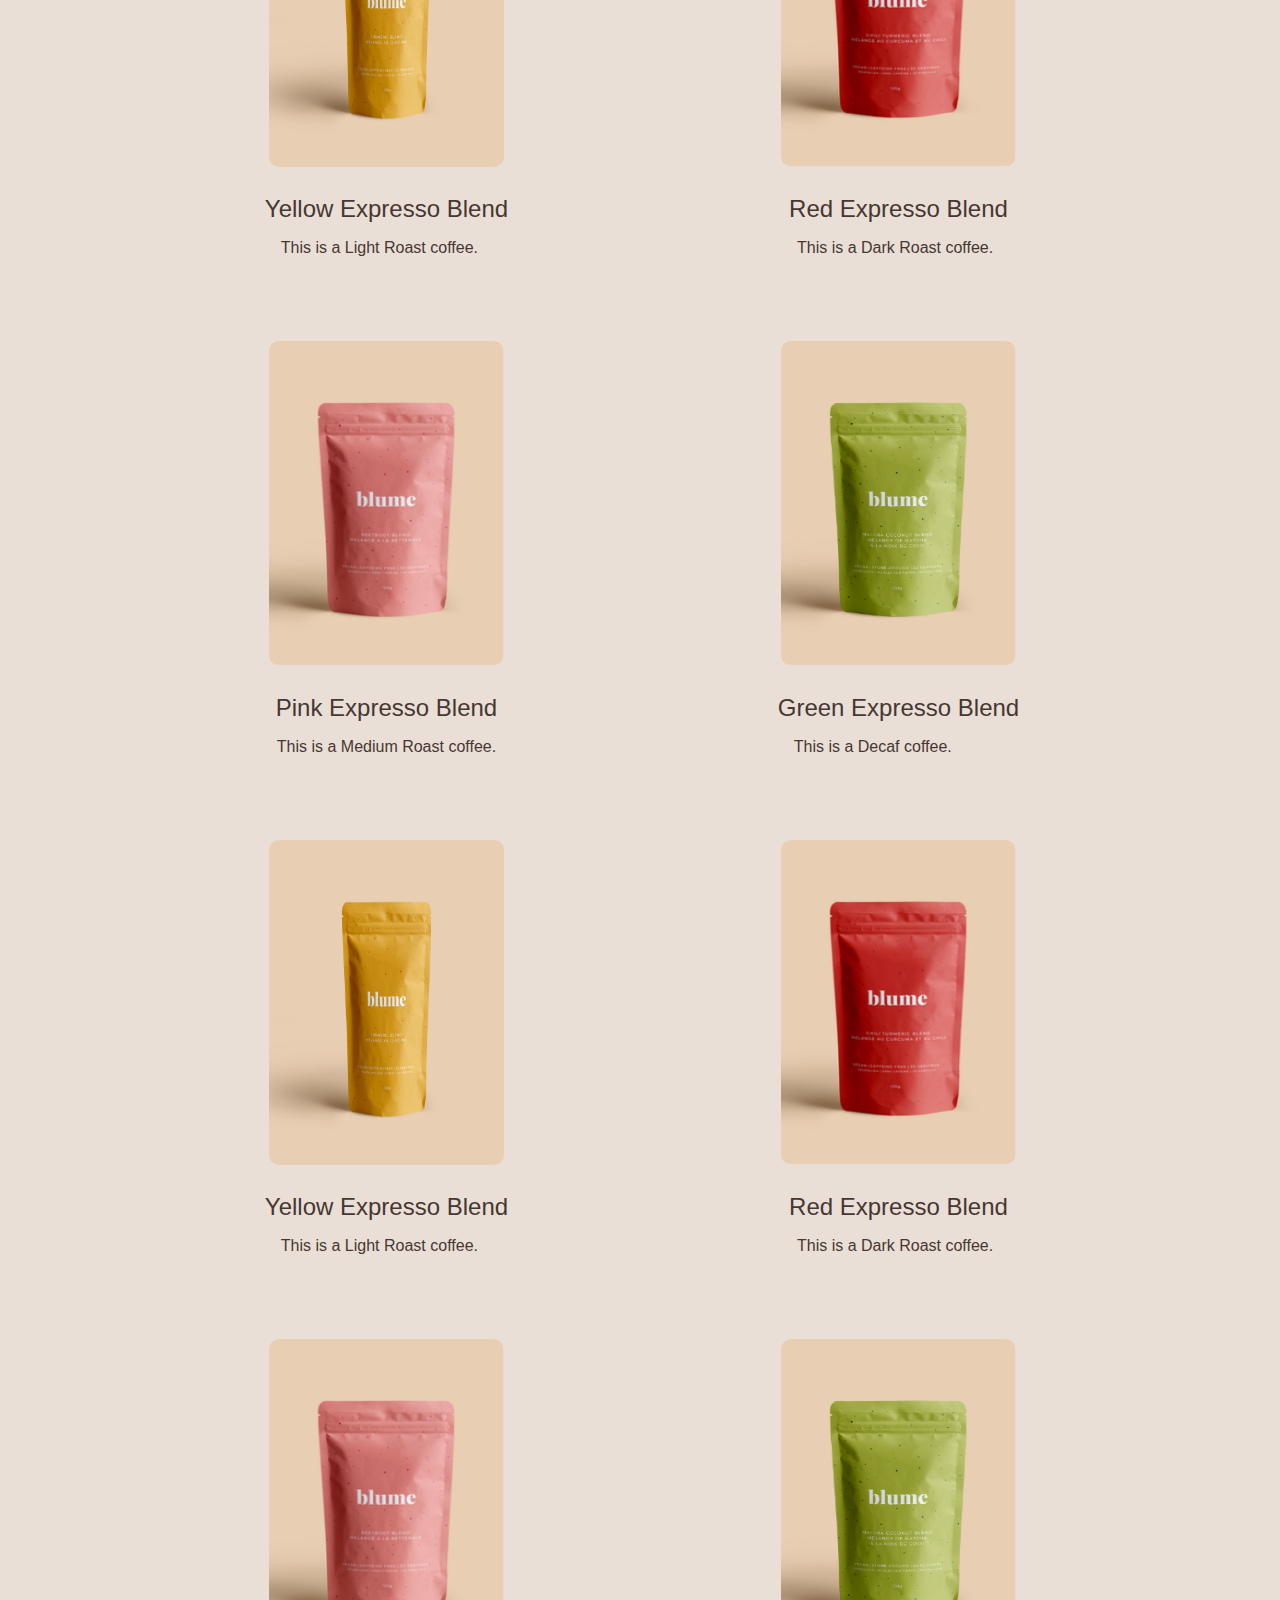
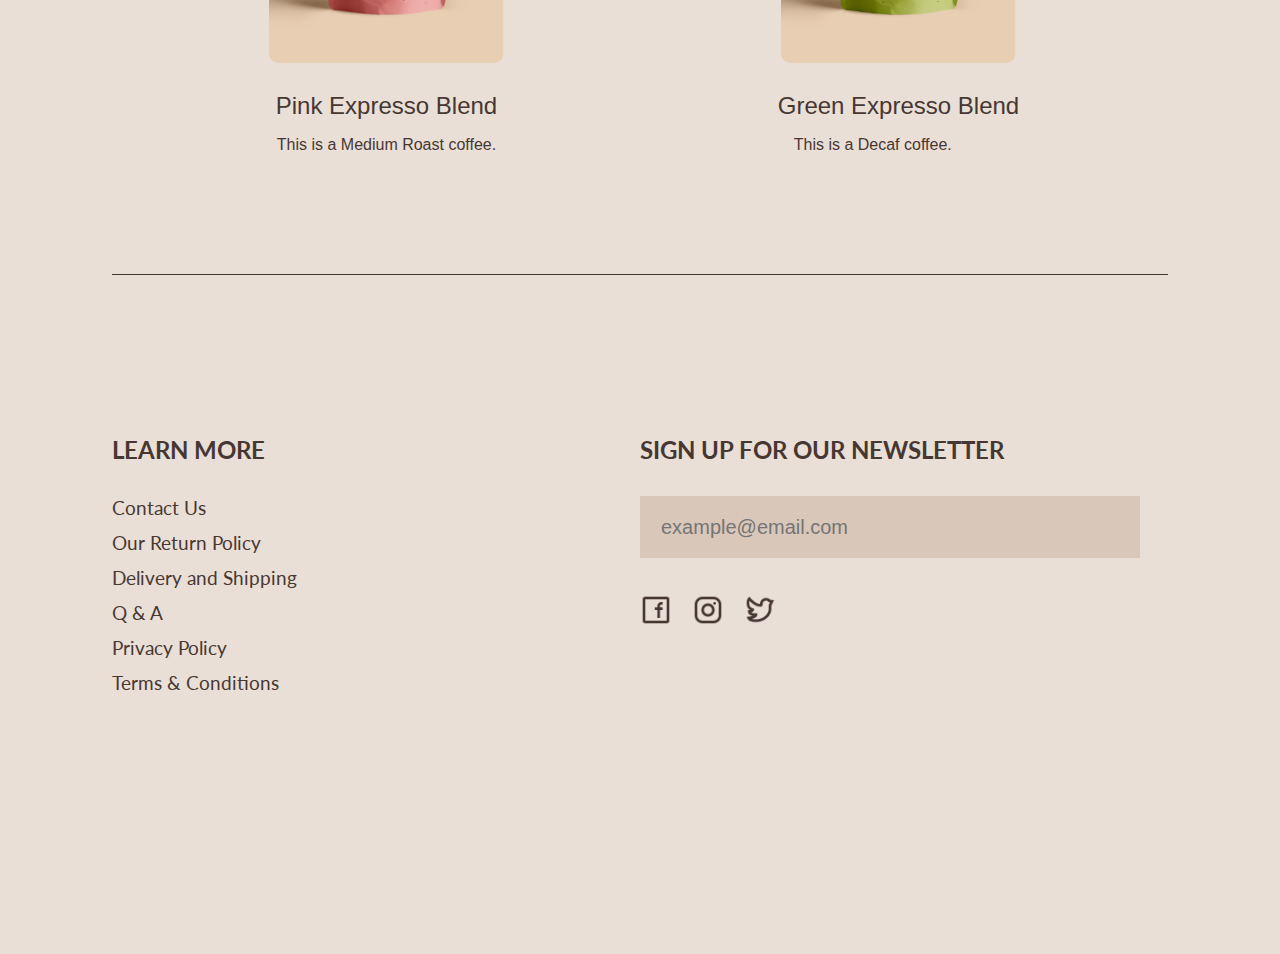
<file: shop.html>
<!DOCTYPE html>
<html lang="en">

<head>
    <meta charset="UTF-8">
    <meta http-equiv="X-UA-Compatible" content="IE=edge">
    <meta name="viewport" content="width=device-width, initial-scale=1.0">
    <title>Coffee Co</title>
    <!-- Getting the stylesheets -->
    <!-- Using normalize.css to reset default browser styles -->
    <link rel="stylesheet" href="css/shop.css" />
    <link rel="stylesheet" href="css/nav.css">
    <link rel="stylesheet" href="./css/details.css">
</head>

<body>
    <nav class="navbar">
        <a href="index.html">
            <h1>COFFEE. CO</h1>

            <div class="navbar-links">
                <a class="navbar-link" href="shop.html">Shop</a>
                <a class="navbar-link">Subscription</a>
                <a class="navbar-link">Gear</a>
                <a class="navbar-link">Learn</a>
                <a class="navbar-link">About</a>
                <div class="dropdown">
                    <a class="navbar-cart">
                        <img src="./images/cart@3x.svg" alt="cart">
                    </a>

                    <div class="dropdown-content">
                        <h2>Your Cart</h2>
                        <div style="margin-bottom: 20px;">1 item</div>
                        <div id="divider"></div>
                        <div class="dropdown-details">
                            <img class="cart-image" src="./images/9-RoseLondonFogBlend_3e7ca875-89c2-40c5-b906-082453a15c03_1728x.svg" alt="cart-image">
                            <div class="dropdown-details-desc">
                                <div class="dropdown-item-name">Purple Label Expresso Blend</div>
                                <div class="cart-interaction">
                                    <div>300g</div>
                                    <div class="cart-button-area">
                                        <a id="minus" class="ind">-</a>
                                        <div class="number" class="ind">0</div>
                                        <a id="plus" class="ind">+</a>
                                    </div>
                                </div>
                                <div>$18.00 CAD</div>
                            </div>
                            <img src="./images/trash@3x.svg" alt="trash" class="delete">
                        </div>
                        <div id="divider" style="margin-bottom: 48px;"></div>
                        <div class="subtotal">
                            <div class="subtotal-title">SUBTOTAL</div>
                            <div class="subtotal-number">$0.00 CAD</div>
                        </div>
                        <button class="cart-button">Contine to checkout</button>
                    </div>

                </div>
            </div>
        </a>
    </nav>

    <main>
        <!-- Main heading to show current page -->
        <section class="headings">
            <p class="sub-heading">Home / Shop / Expresso Blends</p>
            <h3 class="title">Expresso Blends</h3>
        </section>

        <!-- Main section to display products -->
        <section class="container">
            <p class="sortby">SORT BY:
                <span>
                    <select name="filter" id="filter" onchange="changeFilter(event)">
                        <option value="All">All</option>
                        <option value="light-roast">Light Roast</option>
                        <option value="dark-roast">Dark Roast</option>
                        <option value="medium-roast">Medium Roast</option>
                        <option value="decaf">Decaf</option>
                    </select>
                </span>
            </p>

            <!-- Products container -->
            <div class="products-section">

                <!-- First row -->
                <!-- Products design to make it clickable so it can be opened in a new tab -->
                <div class="product light-roast">
                    <a href="" class="product_link"><img class="product__img" src="./images/product_1.png"
                            alt="">
                        <p class="product__title">Yellow Expresso Blend</p>
                        <p class="product__description">This is a Light Roast coffee.</p>
                    </a>
                </div>

                <div class="product dark-roast">
                    <a href="#" class="product_link">
                        <img class="product__img" src="./images/product_2.png" alt="Image not available">
                        <p class="product__title">Red Expresso Blend</p>
                        <p class="product__description">This is a Dark Roast coffee.</p>
                    </a>
                </div>

                <div class="product medium-roast">
                    <a href="./product.html" class="product_link">
                        <img class="product__img" src="./images/product-photo.png" alt="">
                        <p class="product__title">Purple Expresso Blend</p>
                        <p class="product__description">This is a Medium Roast coffee.</p>
                    </a>
                </div>

                <div class="product decaf">
                    <a href="#" class="product_link">
                        <img class="product__img" src="./images/product_4.png" alt="">
                        <p class="product__title">Green Expresso Blend</p>
                        <p class="product__description">This is a Decaf coffee.</p>
                    </a>
                </div>

                <!-- Second row -->
                <div class="product light-roast">
                    <a href="#" class="product_link"><img class="product__img" src="./images/product_1.png"
                            alt="">
                        <p class="product__title">Yellow Expresso Blend</p>
                        <p class="product__description">This is a Light Roast coffee.</p>
                    </a>
                </div>

                <div class="product dark-roast">
                    <a href="#" class="product_link">
                        <img class="product__img" src="./images/product_2.png" alt="Image not available">
                        <p class="product__title">Red Expresso Blend</p>
                        <p class="product__description">This is a Dark Roast coffee.</p>
                    </a>
                </div>

                <div class="product medium-roast">
                    <a href="#" class="product_link">
                        <img class="product__img" src="./images/product_3.png" alt="">
                        <p class="product__title">Pink Expresso Blend</p>
                        <p class="product__description">This is a Medium Roast coffee.</p>
                    </a>
                </div>

                <div class="product decaf">
                    <a href="#" class="product_link">
                        <img class="product__img" src="./images/product_4.png" alt="">
                        <p class="product__title">Green Expresso Blend</p>
                        <p class="product__description">This is a Decaf coffee.</p>
                    </a>
                </div>


                <!-- Third row -->
                <div class="product light-roast">
                    <a href="#" class="product_link"><img class="product__img" src="./images/product_1.png"
                            alt="">
                        <p class="product__title">Yellow Expresso Blend</p>
                        <p class="product__description">This is a Light Roast coffee.</p>
                    </a>
                </div>

                <div class="product dark-roast">
                    <a href="#" class="product_link">
                        <img class="product__img" src="./images/product_2.png" alt="Image not available">
                        <p class="product__title">Red Expresso Blend</p>
                        <p class="product__description">This is a Dark Roast coffee.</p>
                    </a>
                </div>

                <div class="product medium-roast">
                    <a href="#" class="product_link">
                        <img class="product__img" src="./images/product_3.png" alt="">
                        <p class="product__title">Pink Expresso Blend</p>
                        <p class="product__description">This is a Medium Roast coffee.</p>
                    </a>
                </div>

                <div class="product decaf">
                    <a href="#" class="product_link">
                        <img class="product__img" src="./images/product_4.png" alt="">
                        <p class="product__title">Green Expresso Blend</p>
                        <p class="product__description">This is a Decaf coffee.</p>
                    </a>
                </div>
            </div>
        </section>

        <div id="divider"></div>

        <div class="footer">
            <div class="footer-links">
                <h2 class="footer-titles">LEARN MORE</h2>
                <a class="footer-link">Contact Us</a>
                <a class="footer-link">Our Return Policy</a>
                <a class="footer-link">Delivery and Shipping</a>
                <a class="footer-link">Q & A</a>
                <a class="footer-link">Privacy Policy</a>
                <a class="footer-link">Terms & Conditions</a>
            </div>
    
            <div>
                <h2 class="footer-titles">SIGN UP FOR OUR NEWSLETTER</h2>
                <div class="footer-inputbox">
                    <input type="email" class="footer-email-input" placeholder="example@email.com">
                    <img src="./images/mail@3x.svg" class="footer-mail">
                </div>
                <div class="icons">
                    <img src="./images/facebook@3x.svg" alt="facebook">
                    <img src="./images/instagram@3x.svg"alt="instagram">
                    <img src="./images/twitter@3x.svg"alt="twitter">
                </div>
            </div>
        </div>

    </main>

    <script src="./js/shop.js"></script>
</body>

</html>
</file>
<file: css/product.css>
@import url('https://fonts.googleapis.com/css2?family=Lato:ital,wght@0,100;0,300;0,400;0,700;0,900;1,100;1,300;1,400;1,700;1,900&display=swap');

body {
    font-family: 'Lato', sans-serif;
    margin: 0px;
    padding: 0 5%;
    background-color: #EADFD7;
    color: #473732;
}

h1 {
    font-size: 3rem;
    line-height: 3rem;
    margin: 0;
    font-weight: 700;
}

h2 {
    font-size: 2rem;
}

a {
    color: #473732;
    text-decoration: none;
    font-size: 1.2rem;
}


#divider {
    width: 100%;
    height: 1px;
    background-color: #473732;
}

.navbar {
    display: flex;
    width: 100%;
    justify-content: space-between;
    align-items: center;
    margin-top: 50px;
}

.navbar-links {
    display: flex;
    align-items: center;
}

.navbar-link {
    padding: 20px 28px;
}

.navbar-cart {
    display: flex;
    padding: 20px 28px;
    align-items: center;
    box-sizing: border-box;
    cursor: pointer;
}

.dropdown {
    position: relative;
    display: inline-block;
}

.dropdown-content {
    display: none;
    position: absolute;
    background-color: #f1f1f1;
    width: 600px;
    right: 0;
    z-index: 1;
    padding: 60px 32px;
    border: #574945 solid 3px;
    background-color: #D9C7B9;
    border-radius: 10px 0 10px 10px;
}

.dropdown-content h2 {
    margin: 0;
    margin-bottom: 1.2rem;
}

.dropdown-details {
    display: flex;
    margin-top: 20px;
    position: relative;
    margin-bottom: 20px;
}

.cart-image {
    margin-right: 2.4rem;
}

.dropdown-item-name {
    font-weight: 700;
    font-size: 20px;
    margin-bottom: 16px;
}

.dropdown-details-desc {
    min-width: 350px;
}

.ind {
    padding: 0 16px;
    font-size: 20px;
}

.delete {
    position: absolute;
    right: 0px;
    width: 1.2rem;
    top: 50%;
    transform: translateY(-50%);
}

.cart-interaction {
    display: flex;
    align-items: center;
    justify-content: space-between;
    margin-bottom: 8px;
}

.cart-button-area {
    display: flex;
    align-items: center;
}

.navbar-cart-active {
    border-radius: 10px 10px 0 0;
    border: #473732 solid 2px;
    border-bottom: none;
    background-color: #D9C7B9;
}

.navbar-cart img {
    width: 32px;
    height: auto;
}

.subtotal {
    display: flex;
    justify-content: space-between;
    font-size: 20px;
}

.cart-button {
    font-size: 1.2rem;
    padding: 16px 52px;
    background-color: #473732;
    border: none;
    color: white;
    border-radius: 25px;
    margin: 32px auto 0 auto;
    width: 100%;
    cursor: pointer;
}

.path {
    text-align: center;
    margin-top: 72px;
    margin-bottom: 60px;
    font-size: 1.2rem;
    word-spacing: 2px;
    color: #AA9F96;
    font-weight: 400;
}

.product {
    margin-bottom: 200px;
}

.product-title {
    font-weight: 700;
    text-align: center;
    color: #8D7563;
    margin: 0;
}

.product-details {
    margin-top: 120px;
    display: flex;
    align-items: flex-start;
}

.product-image {
    max-width: 45%;
    margin-right: 150px;
}

.product-desc {
    width: calc(60% - 150px);
}

.product-info {
    display: flex;
    align-items: flex-start;
    width: 100%;
    margin-top: 56px;
    align-items: center;
    justify-content: space-between;
}

.product-price {
    font-size: 2rem;
    font-weight: 700;
}

.product-weight {
    font-size: 2rem;
}

.product-quantity {
    margin-top: 52px;
    display: flex;
}

.product-quantity__title {
    font-size: 1.2rem;
    margin-right: 2.4rem;
}

.product-quantity__input {
    background-color: #EADFD7;
    font-size: 1.2rem;
    padding: 4px;
    text-align: center;
    outline: 4px solid #8D7563;
    border: 0;
}

.product-button {
    margin-top: 100px;
    font-size: 1.2rem;
    padding: 20px 100px;
    background-color: #473732;
    border: none;
    color: white;
    border-radius: 25px;
    margin-bottom: 100px;
    cursor: pointer;
}

.product-description {
    margin-top: 60px;
    font-size: 1.2rem;
    line-height: 34px;
}

.details {
    margin: 200px 0;
}

.details-block {
    display: flex;
    align-items: flex-start;
    justify-content: space-between;
}

.details-block-2 {
    display: flex;
    justify-content: space-between;
    margin-top: 200px;
    margin-bottom: 200px;
}

.details-img1{
    margin-right: 150px;
    width: calc( (100% - 150px)/2 );
}

.details-img2{
    margin-left: 150px;
    width: calc( (100% - 150px)/2 );
}

.details-title {
    font-size: 2.4rem;
    margin: 0;
    margin-bottom: 2.4rem;
}

.details-desc1 {
    font-size: 1.2rem;
    line-height: 35px;
    margin-bottom: 2.4rem;
}

.details-desc {
    font-size: 1.2rem;
    line-height: 35px;
}

.details-button {
    margin-top: 2.4rem;
    font-size: 1.2rem;
    padding: 16px 60px;
    background-color: #473732;
    border: none;
    color: white;
    border-radius: 25px;
    margin-bottom: 100px;
}

.mission {
    margin-bottom: 200px;
}

.mission-img {
    margin-bottom: 200px;
    margin-right: 150px;
    width: 100%;
}

.mission-title {
    font-size: 2.4rem;
    margin: 0;
    margin-bottom: 2.4rem;
    color: #8D7563;
}

.footer {
    display: flex;
    margin-bottom: 200px;
}

.footer-titles {
    margin: 0;
    margin-bottom: 32px;
}

.footer-links {
    display: block;
    width: 50%;
}

.footer-link {
    display: block;
    font-size: 1.2rem;
    margin-bottom: 12px;
}

.footer-email-input {
    background-color: #D9C7B9;
    font-size: 20px;
    padding: 1.2rem 21px;
    border: 0;
    width: 500px;
}

.footer-inputbox {
    position: relative;
}

.footer-mail {
    position: absolute;
    padding: 20px 36px;
    right: 0px;
    width: 35px;
}

.icons {
    margin-top: 36px;
}

.icons img {
    width: 32px;
    margin-right: 16px;
}
</file>
<file: css/shop.css>
@import url('https://fonts.googleapis.com/css2?family=Lato:ital,wght@0,100;0,300;0,400;0,700;0,900;1,100;1,300;1,400;1,700;1,900&display=swap');

/* Loading all custom fonts */

/* Main page generic settings */
#divider {
  width: 100%;
  height: 1px;
  background-color: #473732;
}

:root {
  --color-primary: #473732;
  --color-secondary: #8d7563;
  --color-accent: #aa9f96;
  --color-light: #eadfd7;
  --color-dark: #d9c7b9;
  --color-body: #eadfd7;
}

/* with border box the width remains the same with paddings and margin  */
/* without border box the width changes with paddings and margin  */

* {
  box-sizing: border-box;
}

img {
  width: 100%;
}

a {
  color: var(--color-primary);
  text-decoration: none;
}

h1 {
  font-size: 3rem;
}

h2 {
  font-family: 'Lato', sans-serif;
}

h3 {
  font-family: 'Lato', sans-serif;
}

hr {
  background-color: var(--color-accent);
}

body {
  font-family: 'Lato', sans-serif;
  margin: 0px;
  padding: 0 5%;
  background-color: #EADFD7;
  color: #473732;
}

a {
  color: #473732;
  text-decoration: none;
  font-size: 1.5rem;
}

main {
  display: flex;
  flex-direction: column;
  justify-content: center;
  align-items: center;
  padding: 3rem;
}

/* Navigation styles */
.nav {
  display: flex;
  justify-content: space-between;
  flex-wrap: wrap;
  padding: 0rem 5rem;
  align-items: center;
}

.list {
  list-style: none;
  padding-left: 0;
}

.nav_brand {
  font-family: MillardBold, Arial, Helvetica, sans-serif;
  font-size: 5rem;
}

.nav__list {
  display: flex;
  align-items: center;
  font-family: AvenirMedium, Arial, Helvetica, sans-serif;
  flex-wrap: wrap;
}

.nav__item {
  padding: 0.5rem 2rem;
}

.nav__item img {
  display: flex;
  width: 25px;
}

.nav__item_icon {
  padding: 1rem 2rem;
}

/* products headings to show page structure */
.headings {
  display: flex;
  flex-direction: column;
  justify-content: center;
  align-items: center;
}

.headings * {
  margin: 0.5rem;
}

.sub-heading {
  font-family: AvenirBold, Arial, Helvetica, sans-serif;
  font-size: 14pt;
  color: var(--color-accent);
}

.title {
  font-family: GabrielaSemibold, Arial, Helvetica, sans-serif;
  color: var(--color-secondary);
  font-size: 25pt;
}

/* Main container */
.container {
  display: flex;
  flex-direction: column;
  width: 100%;
  padding: 1rem 2.5rem;
}

.sortby {
  color: var(--color-accent);
  font-size: 12pt;
  margin-bottom: 5rem;
}

/* Products list section */
.products-section {
  display: grid;
  grid-template-columns: auto auto auto auto;
  grid-gap: 5em 3em;
}

.product {
  display: flex;
  flex-direction: column;
  justify-content: center;
  align-items: center;
}

.product a {
  text-align: center;
}

.product p {
  margin-bottom: 0.25rem;
}

.product img {
  width: 235px;
  height: 325px;
  border-radius: 10px;
}

.product__title {
  font-family: AvenirBold, Arial, Helvetica, sans-serif;
  font-size: 18pt;
  text-align: center;
  white-space: nowrap;
}

.product__description {
  font-family: HelveticeNeue, Arial, Helvetica, sans-serif;
  font-size: 12pt;
  padding: 0rem 1rem;
  font-weight: 100;
  text-align: justify;
}

#divider {
  margin-top: 100px;
}

/* Footer */
.footer {
  margin-top: 10em;
  display: flex;
  width: 100%;
}

.d-none {
  display: none;
}

/* Media queries to make the page responsive */
@media screen and (max-width: 1280px) {
  .products-section {
    grid-template-columns: auto auto;
  }
}

@media screen and (max-width: 768px) {
  .products-section {
    grid-template-columns: auto;
  }
}
</file>
<file: css/nav.css>
.navbar {
    display: flex;
    width: 100%;
    justify-content: space-between;
    align-items: center;
    margin-top: 50px;
}

a {
    color: #473732;
    text-decoration: none;
    font-size: 1.2rem;
}

.navbar-links {
    display: flex;
    align-items: center;
}

.navbar-link {
    padding: 20px 28px;
    box-sizing: border-box;
}

.navbar-cart {
    display: flex;
    padding: 20px 28px;
    align-items: center;
    box-sizing: border-box;
    cursor: pointer;
}

.navbar-shop {
    display: flex;
    padding: 20px 28px;
    align-items: center;
    box-sizing: border-box;
    border: #47373200 solid 2px;
    cursor: pointer;
}

.dropdown {
    position: relative;
    display: inline-block;
}

.dropdown-content {
    display: none;
    position: absolute;
    background-color: #f1f1f1;
    width: 600px;
    right: 0;
    z-index: 1;
    padding: 60px 32px;
    border: #574945 solid 2px;
    background-color: #D9C7B9;
    border-radius: 10px 0 10px 10px;
}

.dropdown-content h2 {
    margin: 0;
    margin-bottom: 1.2rem;
}

.dropdown-details {
    display: flex;
    margin-top: 20px;
    position: relative;
    margin-bottom: 20px;
}

.cart-image {
    margin-right: 2.4rem;
}

.dropdown-item-name {
    font-weight: 700;
    font-size: 20px;
    margin-bottom: 16px;
}

.dropdown-details-desc {
    min-width: 350px;
}

.ind {
    padding: 0 16px;
    font-size: 20px;
}

.delete {
    position: absolute;
    right: 0px;
    width: 1.2rem;
    top: 50%;
    transform: translateY(-50%);
}

.cart-interaction {
    display: flex;
    align-items: center;
    justify-content: space-between;
    margin-bottom: 8px;
}

.cart-button-area {
    display: flex;
    align-items: center;
}

.navbar-cart-active {
    border-radius: 10px 10px 0 0;
    border: #473732 solid 2px;
    border-bottom: none;
    background-color: #D9C7B9;
}

.navbar-cart img {
    width: 32px;
    height: auto;
}

.subtotal {
    display: flex;
    justify-content: space-between;
    font-size: 20px;
}

.cart-button {
    font-size: 1.2rem;
    padding: 16px 52px;
    background-color: #473732;
    border: none;
    color: white;
    border-radius: 25px;
    margin: 32px auto 0 auto;
    width: 100%;
    cursor: pointer;
}

.hero-image {
    background-image: url("../images/jakub-dziubak-XtUd5SiX464-unsplash.jpg");
    margin-top: 100px;
    width: 100%;
    height: 500px;
    background-position: center;
    background-size: 100% auto;
}

.dropdown:hover .dropdown-shop{
    display: block;
}

.dropdown-shop {
    display: none;
    position: absolute;
    width: 200px;
    background-color: #f1f1f1;
    left: 0;
    z-index: 1;
    padding: 20px 18px;
    border: #574945 solid 2px;
    background-color: #D9C7B9;
    border-radius: 0 10px 10px 10px;
}

.dropdown-link {
    display: inline-block;
    margin-bottom: 10px;
    width: fit-content;
}

.navbar-shop-active {
    border-radius: 10px 10px 0 0;
    border: #473732 solid 2px;
    border-bottom: none;
    background-color: #D9C7B9;
}
</file>
<file: css/coffeestyle.css>
.mainscreen
{
    margin-top: 100px;
	min-height: 100vh;
	width: 100%;
	display: flex;
    flex-direction: column;
    background-color: #E8DFD8;
}

.card {
	width: 60rem;
    margin: auto;
    position:center;
    align-self: center;
    top: 50rem;
    border-radius: 1.5rem;
    display:flex;
    flex-direction: row;
    
}

.country {
        width:100%;
        margin: auto;
        background: white;
}

.leftside {
    background-color: #ffffff;
    width: 20rem;
    border-radius: 1.5rem;
    padding: 1rem 2rem 3rem 3rem;
}

.product {
    object-fit: cover;
	width: 20em;
    height: 20em;
    border-radius: 100%;
}

.rightside {
    background-color: #E8DFD8;
	width: 35rem;
	border-bottom-right-radius: 1.5rem;
    border-top-right-radius: 1.5rem;
    padding: 1rem 2rem 3rem 3rem;
}

p{
    display:block;
    font-size: 1.1rem;
    font-weight: 400;
    margin: .8rem 0;
}

.inputbox
{
    color:#C4B7AC;
	width: 100%;
    padding: 0.5rem;
    border: none;
    border-bottom: 1.5px solid #ccc;
    margin-bottom: 1rem;
    border-radius: 0.3rem;
    font-family: 'Gabriela', serif;
    color: #615a5a;
    font-size: 1rem;
    font-weight: 500;
  outline:none;
}

.expcvv {
    display:flex;
    justify-content: space-between;
    padding-top: 0.6rem;
}

.expcvv_text{
    padding-right: 1rem;
}
.expcvv_text2{
    padding:0 1rem;
}

.button{
    background-color: #453733;
    padding: 15px;
    border: none;
    border-radius: 50px;
    color: white;
    font-weight: 400;
    font-size: 1.2rem;
    margin-top: 10px;
    width:100%;
    letter-spacing: .11rem;
    outline:none;
}

.button:hover
{
	transform: scale(1.05) translateY(-3px);
    box-shadow: 3px 3px 6px #38373785;
}

@media only screen and (max-width: 1000px) {
    .card{
        flex-direction: column;
        width: auto;
      
    }

    .leftside{
        width: 100%;
        border-top-right-radius: 0;
        border-bottom-left-radius: 0;
      border-top-right-radius:0;
      border-radius:0;
    }

    label {
    display: block;
    font-family: 'Gabriela', serif;
}

input,
label {
    margin: .4rem 0;
}

  .remove-product {
    border: 0;
    padding: 4px 8px;
    background-color: #c66;
    color: #fff;
    font-family: $font-bold;
    font-size: 12px;
    border-radius: 3px;
  }
  
  .remove-product:hover {
    background-color: #a44;
  }
}

    .rightside{
        width:auto;
        border-bottom-left-radius: 1.5rem;
        padding:0.5rem 3rem 3rem 2rem;
      border-radius:0;
    }
}
</file>
<file: css/details.css>
.details {
    margin: 200px 0;
}

.details-block {
    display: flex;
    align-items: flex-start;
    justify-content: space-between;
}

.details-block-2 {
    display: flex;
    justify-content: space-between;
    margin-top: 200px;
    margin-bottom: 200px;
}

.details-img1{
    margin-right: 150px;
    width: calc( (100% - 150px)/2 );
}

.details-img2{
    margin-left: 150px;
    width: calc( (100% - 150px)/2 );
}

.details-title {
    font-size: 2.4rem;
    margin: 0;
    margin-bottom: 2.4rem;
}

.details-desc1 {
    font-size: 1.2rem;
    line-height: 35px;
    margin-bottom: 2.4rem;
}

.details-desc {
    font-size: 1.2rem;
    line-height: 35px;
}

.details-button {
    margin-top: 2.4rem;
    font-size: 1.2rem;
    padding: 16px 60px;
    background-color: #473732;
    border: none;
    color: white;
    border-radius: 25px;
    margin-bottom: 100px;
}

.mission {
    margin-bottom: 200px;
}

.mission-img {
    margin-bottom: 200px;
    margin-right: 150px;
    width: 100%;
}

.mission-title {
    font-size: 2.4rem;
    margin: 0;
    margin-bottom: 2.4rem;
    color: #8D7563;
}

.footer {
    display: flex;
    margin-bottom: 200px;
}

.footer-titles {
    margin: 0;
    margin-bottom: 32px;
}

.footer-links {
    display: block;
    width: 50%;
}

.footer-link {
    display: block;
    font-size: 1.2rem;
    margin-bottom: 12px;
}

.footer-email-input {
    background-color: #D9C7B9;
    font-size: 20px;
    padding: 1.2rem 21px;
    border: 0;
    width: 500px;
}

.footer-inputbox {
    position: relative;
}

.footer-mail {
    position: absolute;
    padding: 20px 36px;
    right: 0px;
    width: 35px;
}

.icons {
    margin-top: 36px;
}

.icons img {
    width: 32px;
    margin-right: 16px;
}
</file>
